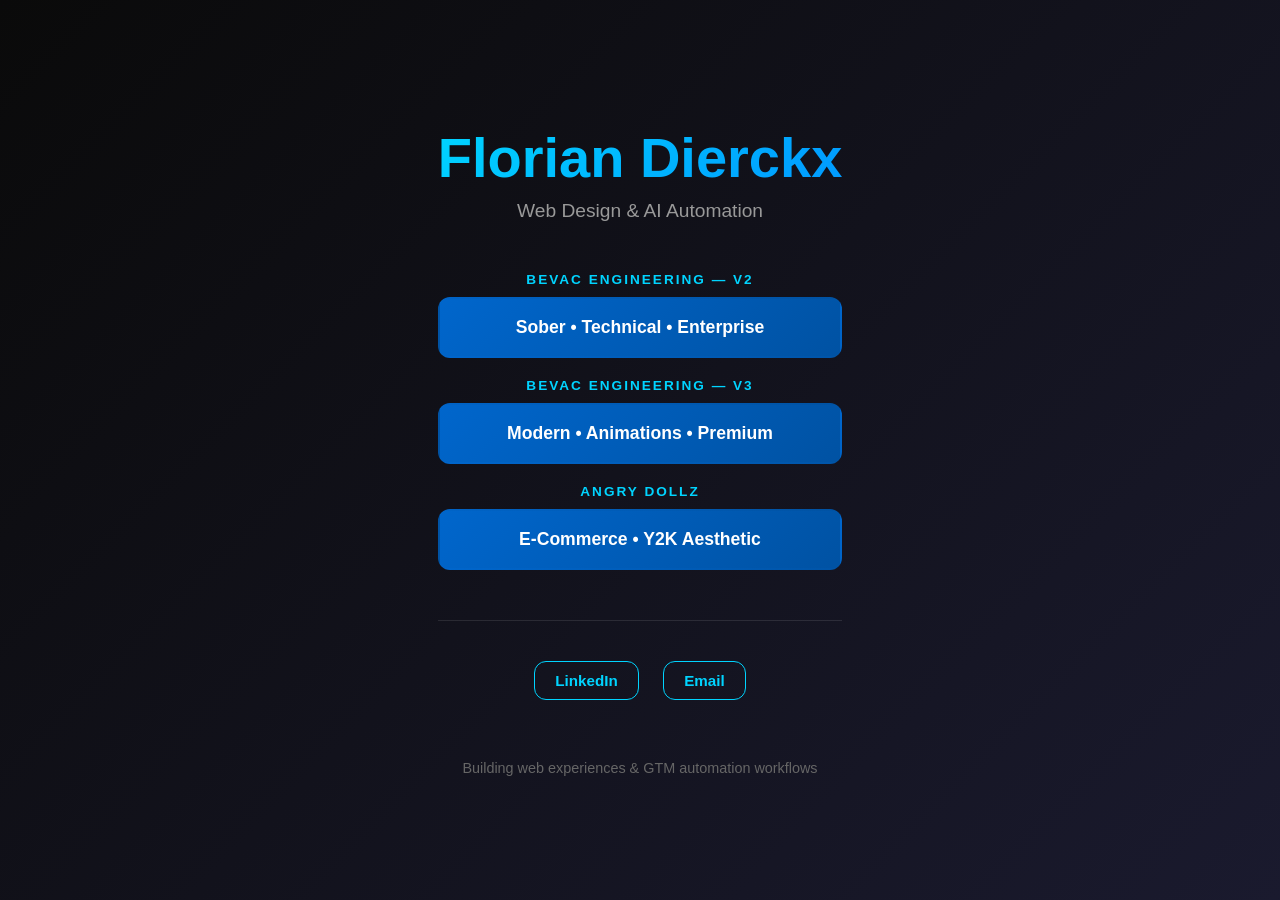
<file: index.html>
<!DOCTYPE html>
<html lang="en">
<head>
    <meta charset="UTF-8">
    <meta name="viewport" content="width=device-width, initial-scale=1.0">
    <title>Florian Dierckx — Web Portfolio</title>
    <style>
        * {
            margin: 0;
            padding: 0;
            box-sizing: border-box;
        }

        body {
            font-family: -apple-system, BlinkMacSystemFont, "Segoe UI", "Helvetica Neue", sans-serif;
            background: linear-gradient(135deg, #0a0a0a 0%, #1a1a2e 100%);
            color: #ffffff;
            min-height: 100vh;
            display: flex;
            align-items: center;
            justify-content: center;
            padding: 20px;
        }

        .container {
            max-width: 700px;
            text-align: center;
            animation: fadeIn 0.8s ease-out;
        }

        @keyframes fadeIn {
            from {
                opacity: 0;
                transform: translateY(20px);
            }
            to {
                opacity: 1;
                transform: translateY(0);
            }
        }

        h1 {
            font-size: 3.5rem;
            font-weight: 700;
            margin-bottom: 10px;
            background: linear-gradient(135deg, #00d4ff, #0099ff);
            -webkit-background-clip: text;
            -webkit-text-fill-color: transparent;
            background-clip: text;
        }

        .subtitle {
            font-size: 1.2rem;
            color: #999;
            margin-bottom: 50px;
            font-weight: 400;
        }

        .projects {
            display: grid;
            gap: 20px;
            margin-bottom: 50px;
        }

        .project {
            display: grid;
            gap: 10px;
        }

        .project-label {
            font-size: 0.85rem;
            text-transform: uppercase;
            letter-spacing: 2px;
            color: #00d4ff;
            font-weight: 600;
        }

        a {
            display: block;
            padding: 18px 30px;
            background: linear-gradient(135deg, #0066cc, #0052a3);
            color: white;
            text-decoration: none;
            border-radius: 12px;
            font-weight: 600;
            font-size: 1.1rem;
            transition: all 0.3s ease;
            border: 2px solid transparent;
            cursor: pointer;
        }

        a:hover {
            background: linear-gradient(135deg, #0052a3, #003d7a);
            transform: translateY(-3px);
            box-shadow: 0 10px 30px rgba(0, 102, 204, 0.3);
            border-color: #00d4ff;
        }

        .links {
            margin-top: 50px;
            padding-top: 40px;
            border-top: 1px solid rgba(255, 255, 255, 0.1);
        }

        .links a {
            display: inline-block;
            padding: 10px 20px;
            margin: 0 10px;
            background: transparent;
            border: 1px solid #00d4ff;
            color: #00d4ff;
            font-size: 0.95rem;
        }

        .links a:hover {
            background: rgba(0, 212, 255, 0.1);
            border-color: #00d4ff;
        }

        .footer {
            margin-top: 60px;
            font-size: 0.9rem;
            color: #666;
        }

        @media (max-width: 600px) {
            h1 {
                font-size: 2.5rem;
            }

            .subtitle {
                font-size: 1rem;
            }

            a {
                padding: 15px 25px;
                font-size: 1rem;
            }
        }
    </style>
</head>
<body>
    <div class="container">
        <h1>Florian Dierckx</h1>
        <p class="subtitle">Web Design & AI Automation</p>

        <div class="projects">
            <div class="project">
                <div class="project-label">BEVAC Engineering — V2</div>
                <a href="./bevac-v2/">Sober • Technical • Enterprise</a>
            </div>

            <div class="project">
                <div class="project-label">BEVAC Engineering — V3</div>
                <a href="./bevac-v3/">Modern • Animations • Premium</a>
            </div>

            <div class="project">
                <div class="project-label">Angry Dollz</div>
                <a href="./angry-dollz/">E-Commerce • Y2K Aesthetic</a>
            </div>
        </div>

        <div class="links">
            <a href="https://linkedin.com/in/florian-dierckx" target="_blank">LinkedIn</a>
            <a href="mailto:dierckx.florian@gmail.com">Email</a>
        </div>

        <div class="footer">
            <p>Building web experiences & GTM automation workflows</p>
        </div>
    </div>
</body>
</html>
</file>
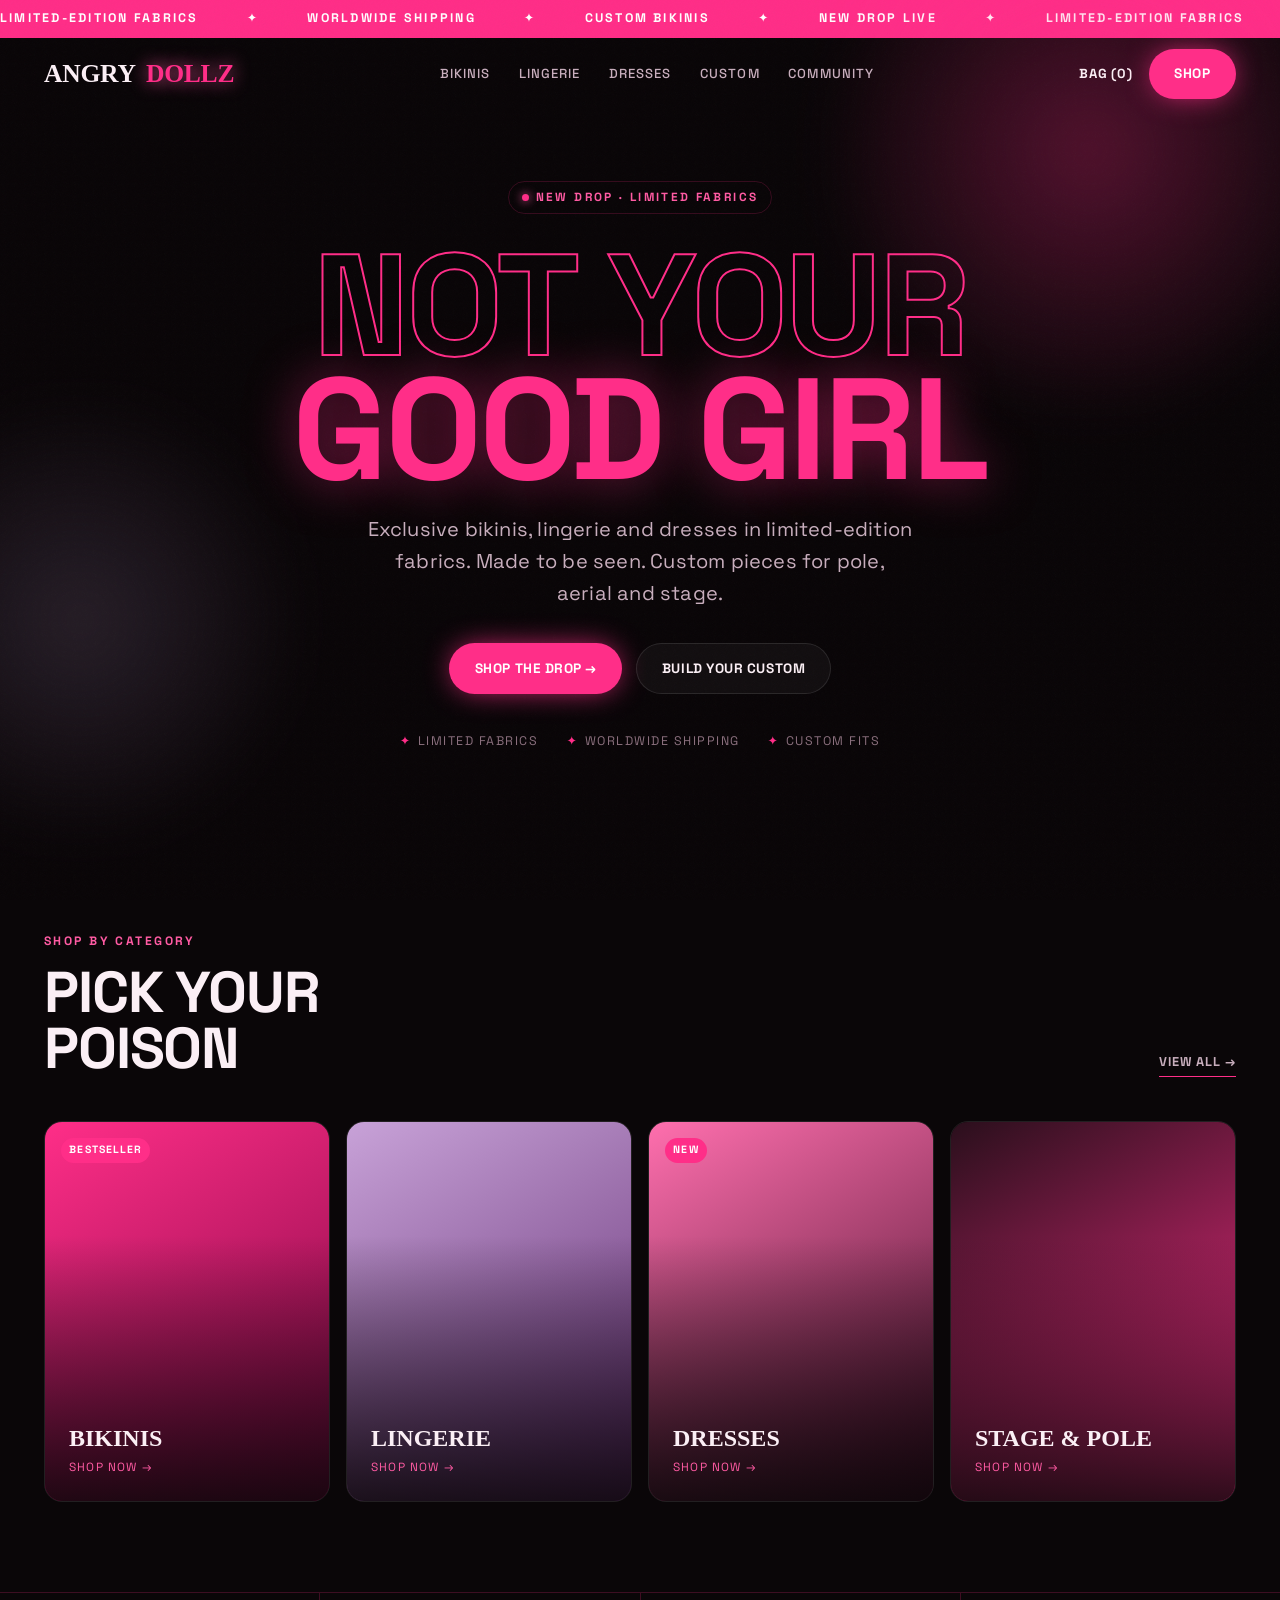
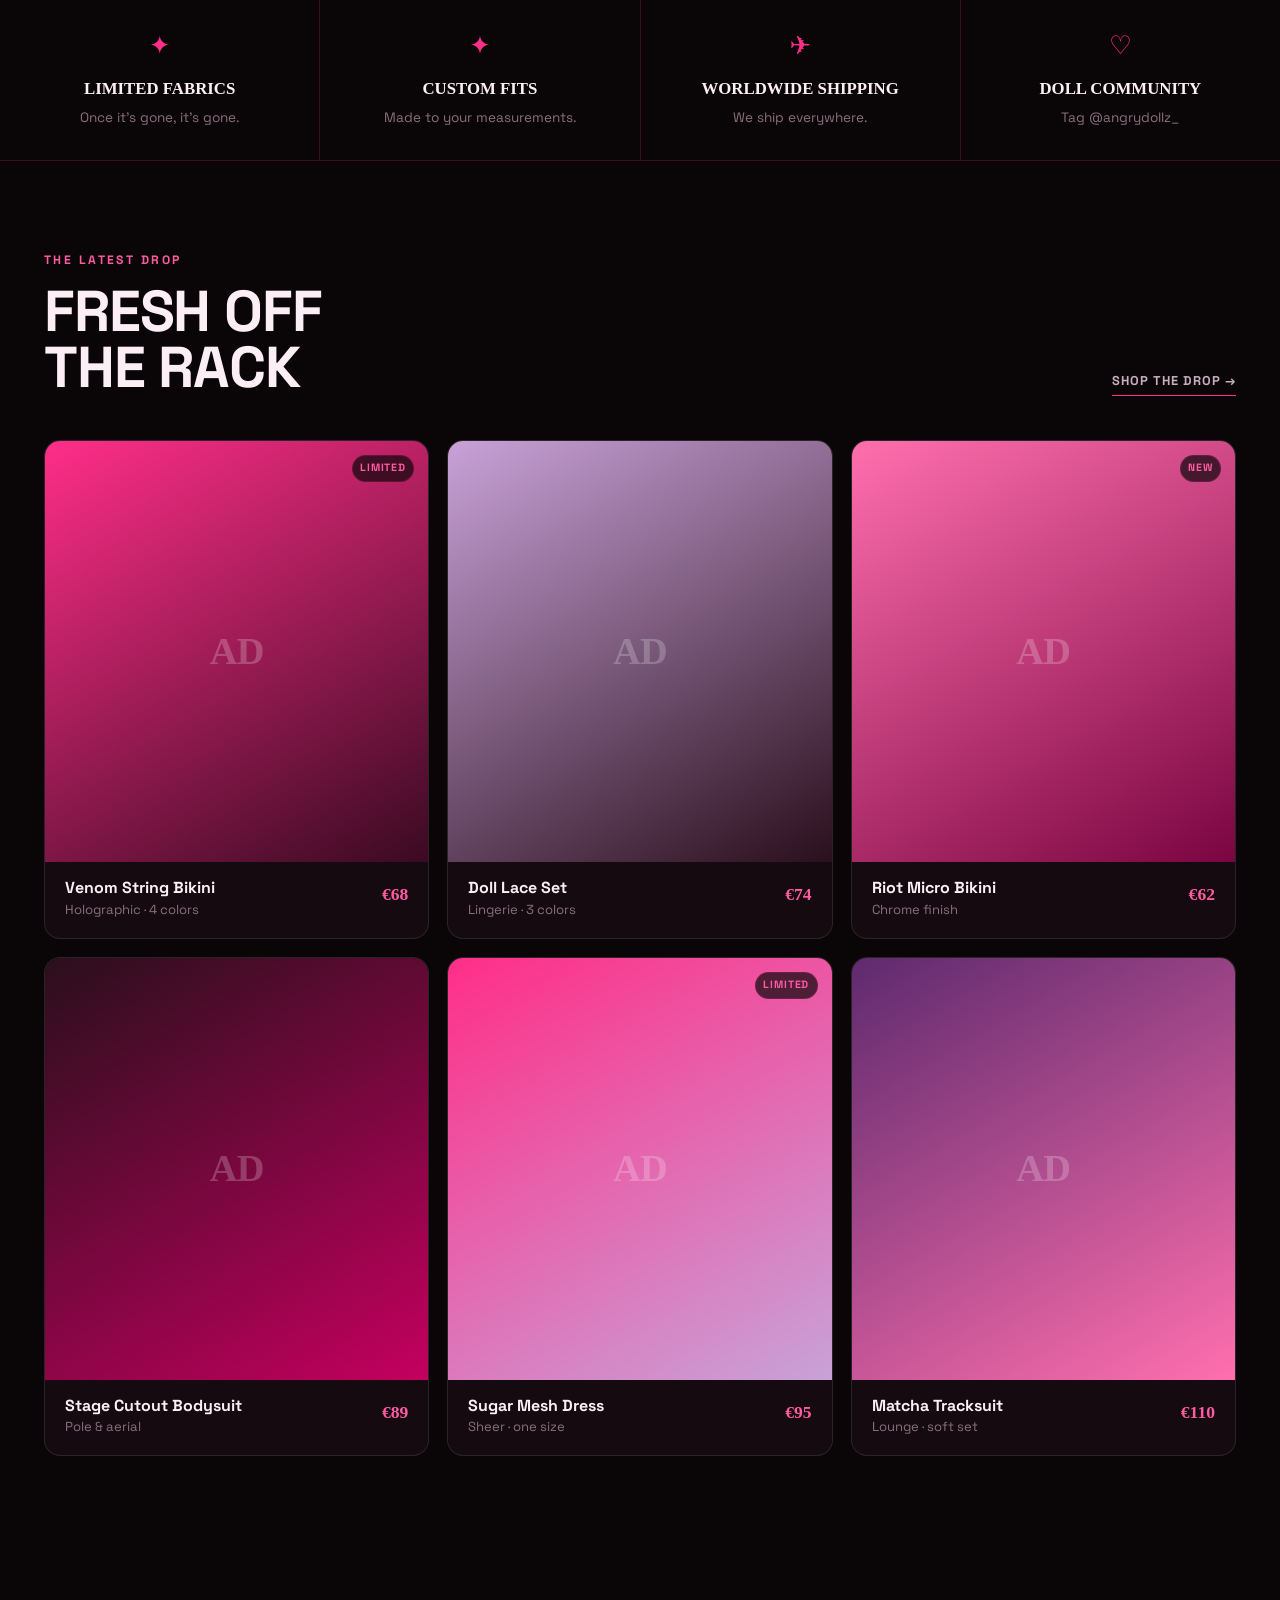
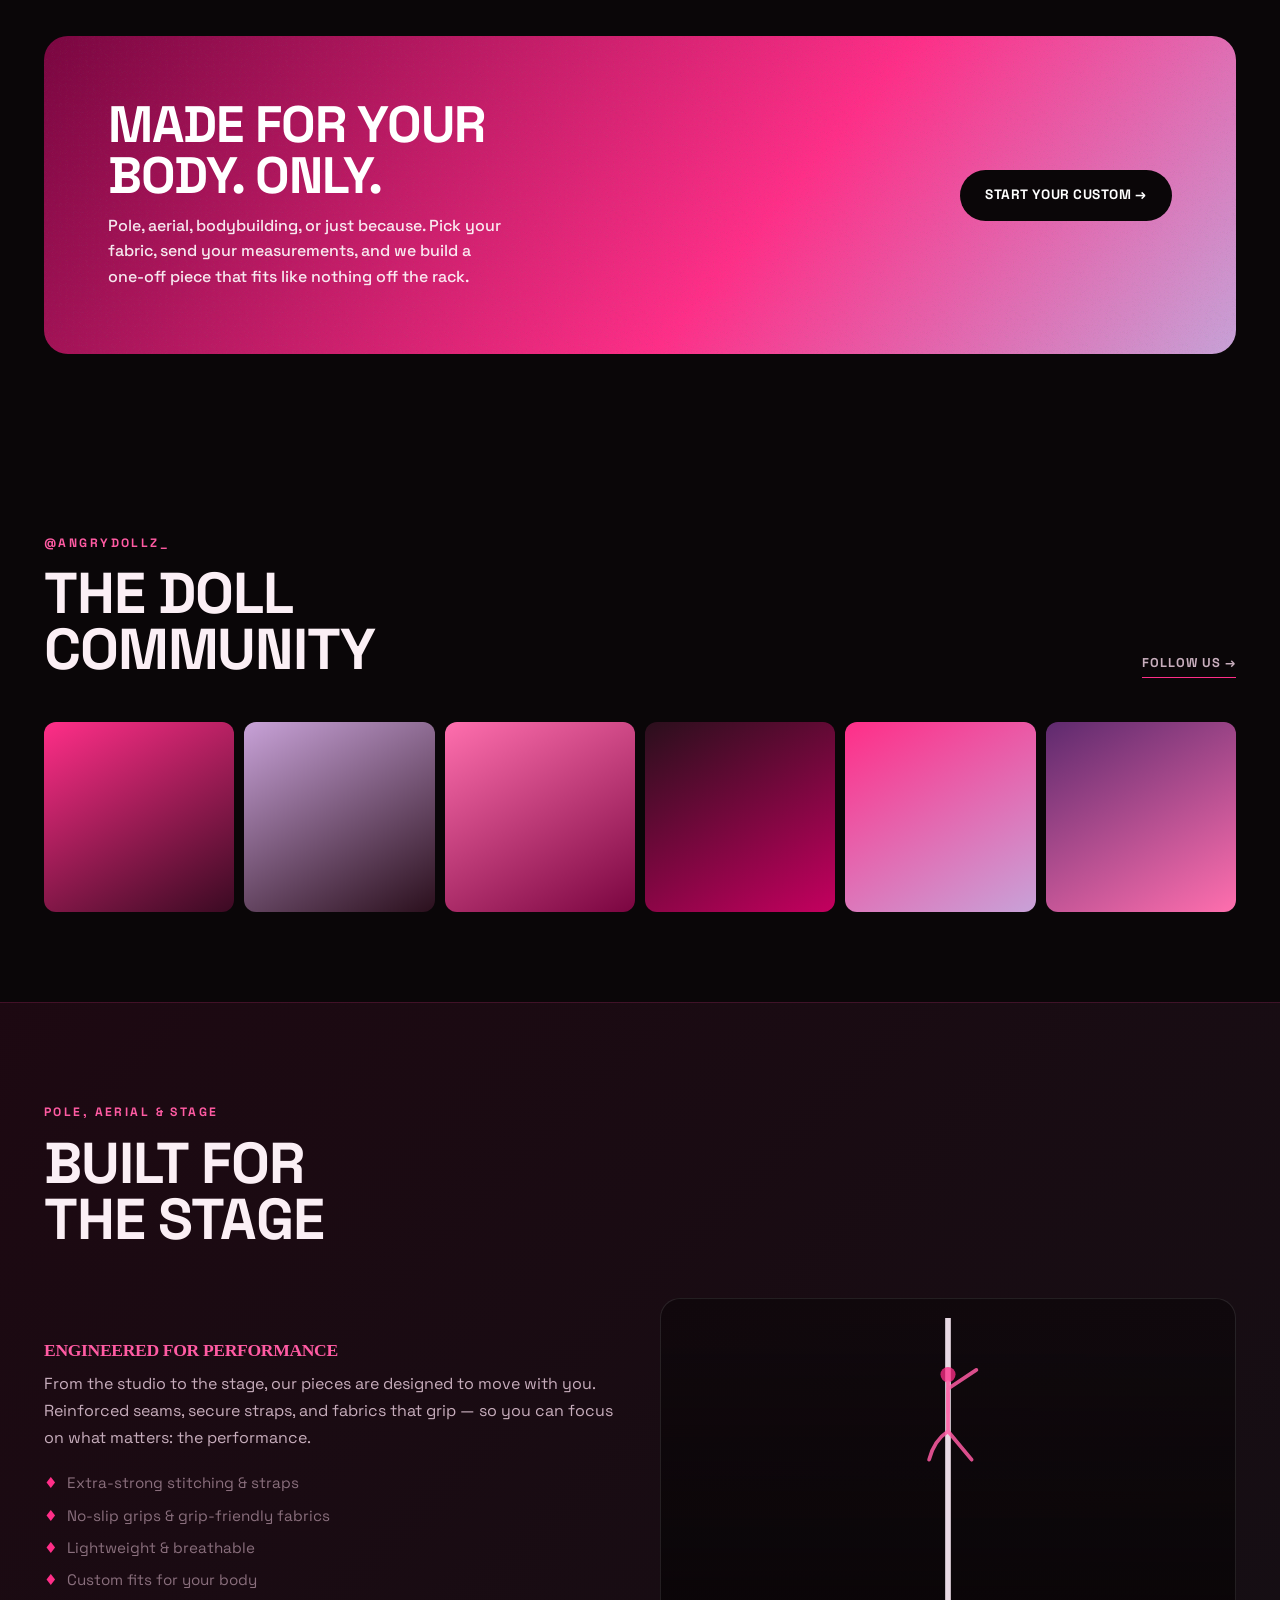
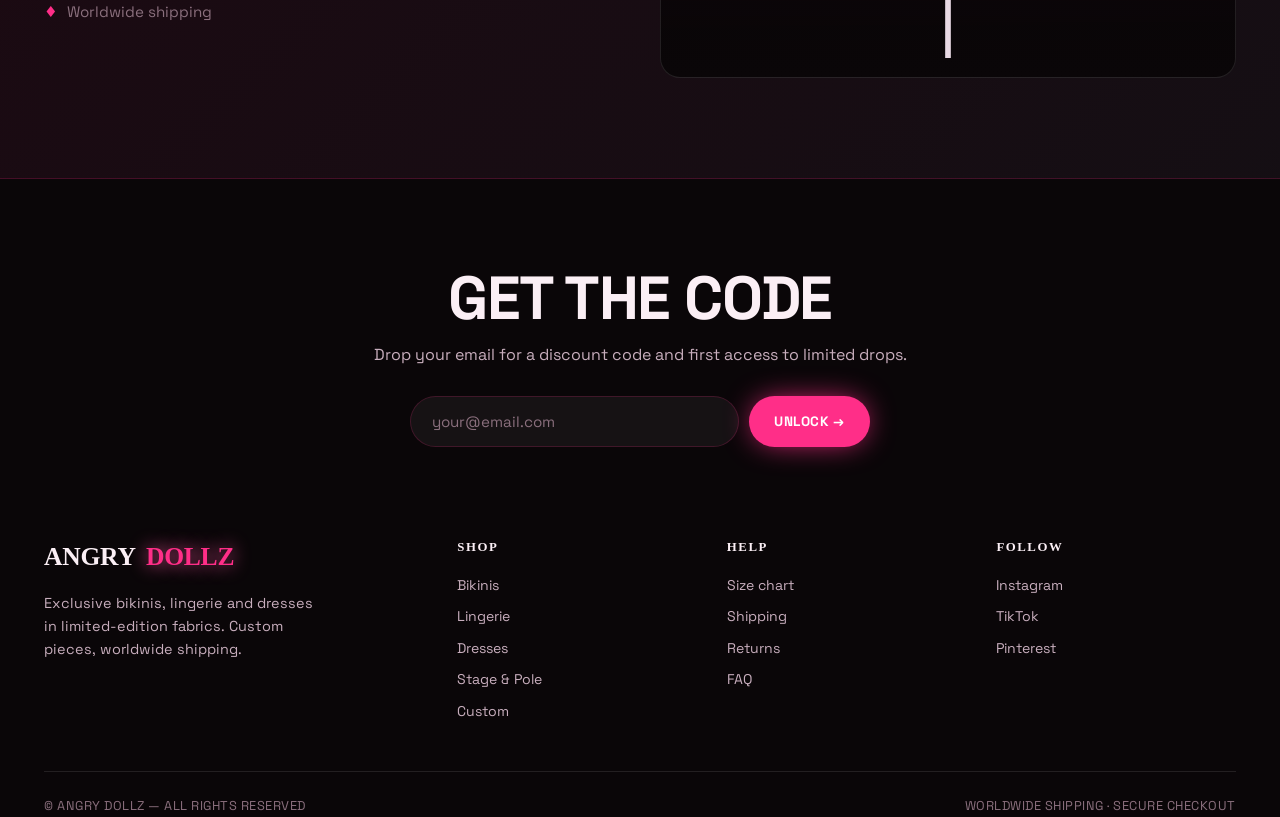
<file: angry-dollz/index.html>
<!DOCTYPE html>
<html lang="en">
<head>
<meta charset="UTF-8">
<meta name="viewport" content="width=device-width, initial-scale=1.0">
<title>Angry Dollz — Exclusive Bikinis, Lingerie & Limited-Edition Fabrics</title>
<meta name="description" content="Exclusive bikinis, lingerie and dresses. Limited-edition fabrics. Custom bikinis. Pole, aerial and bodybuilding outfits. Worldwide shipping.">
<link rel="preconnect" href="https://api.fontshare.com" crossorigin>
<link rel="preconnect" href="https://fonts.googleapis.com">
<link rel="preconnect" href="https://fonts.gstatic.com" crossorigin>
<link href="https://api.fontshare.com/v2/css?f[]=clash-display@600,700&display=swap" rel="stylesheet">
<link href="https://fonts.googleapis.com/css2?family=Space+Grotesk:wght@400;500;700&display=swap" rel="stylesheet">
<link rel="stylesheet" href="style.css">
</head>
<body>

<div class="bg-fx"><div class="blob b1"></div><div class="blob b2"></div><div class="noise"></div></div>

<!-- ticker -->
<div class="ticker"><div class="row">
  <span>Limited-edition fabrics</span><span>Worldwide shipping</span><span>Custom bikinis</span><span>New drop live</span>
  <span>Limited-edition fabrics</span><span>Worldwide shipping</span><span>Custom bikinis</span><span>New drop live</span>
</div></div>

<header id="hdr">
  <div class="wrap nav">
    <a class="logo" href="#">ANGRY<span class="x">DOLLZ</span></a>
    <nav class="nav-links">
      <a href="#shop">Bikinis</a>
      <a href="#shop">Lingerie</a>
      <a href="#shop">Dresses</a>
      <a href="#custom">Custom</a>
      <a href="#community">Community</a>
    </nav>
    <div class="nav-cta">
      <a href="#" class="cart">Bag (0)</a>
      <a href="#shop" class="btn btn-primary">Shop</a>
      <button class="burger" aria-label="Menu"><span></span><span></span><span></span></button>
    </div>
  </div>
</header>

<!-- HERO -->
<section class="hero">
  <div class="wrap">
    <span class="tag reveal in"><span class="dot"></span>New drop · limited fabrics</span>
    <h1 class="reveal in">
      <span class="stroke">Not your</span><br><span class="fill">good girl</span>
    </h1>
    <p class="sub reveal in" style="transition-delay:.1s">Exclusive bikinis, lingerie and dresses in limited-edition fabrics. Made to be seen. Custom pieces for pole, aerial and stage.</p>
    <div class="hero-cta reveal in" style="transition-delay:.18s">
      <a href="#shop" class="btn btn-primary">Shop the drop →</a>
      <a href="#custom" class="btn btn-ghost">Build your custom</a>
    </div>
    <div class="hero-strip reveal in" style="transition-delay:.26s">
      <span>Limited fabrics</span><span>Worldwide shipping</span><span>Custom fits</span>
    </div>
  </div>
</section>

<!-- CATEGORIES -->
<section class="block" id="shop">
  <div class="wrap">
    <div class="head reveal">
      <div><div class="ey">Shop by category</div><h2>Pick your<br>poison</h2></div>
      <a href="#" class="more">View all →</a>
    </div>
    <div class="cats">
      <div class="cat c1 reveal"><span class="badge">Bestseller</span><div><div class="c-name">Bikinis</div><div class="c-go">Shop now →</div></div></div>
      <div class="cat c2 reveal" style="transition-delay:.06s"><div><div class="c-name">Lingerie</div><div class="c-go">Shop now →</div></div></div>
      <div class="cat c3 reveal" style="transition-delay:.12s"><span class="badge">New</span><div><div class="c-name">Dresses</div><div class="c-go">Shop now →</div></div></div>
      <div class="cat c4 reveal" style="transition-delay:.18s"><div><div class="c-name">Stage & Pole</div><div class="c-go">Shop now →</div></div></div>
    </div>
  </div>
</section>

<!-- USP -->
<section class="usp">
  <div class="usp-grid">
    <div class="usp-cell reveal"><div class="ic">✦</div><h4>Limited Fabrics</h4><p>Once it's gone, it's gone.</p></div>
    <div class="usp-cell reveal" style="transition-delay:.06s"><div class="ic">✦</div><h4>Custom Fits</h4><p>Made to your measurements.</p></div>
    <div class="usp-cell reveal" style="transition-delay:.12s"><div class="ic">✈</div><h4>Worldwide Shipping</h4><p>We ship everywhere.</p></div>
    <div class="usp-cell reveal" style="transition-delay:.18s"><div class="ic">♡</div><h4>Doll Community</h4><p>Tag @angrydollz_</p></div>
  </div>
</section>

<!-- DROP -->
<section class="block">
  <div class="wrap">
    <div class="head reveal">
      <div><div class="ey">The latest drop</div><h2>Fresh off<br>the rack</h2></div>
      <a href="#" class="more">Shop the drop →</a>
    </div>
    <div class="drops">
      <div class="prod reveal"><div class="ph pg1"><span class="lbl">AD</span><span class="flag">Limited</span></div><div class="info"><div><h3>Venom String Bikini</h3><div class="meta">Holographic · 4 colors</div></div><div class="price">€68</div></div></div>
      <div class="prod reveal" style="transition-delay:.06s"><div class="ph pg2"><span class="lbl">AD</span></div><div class="info"><div><h3>Doll Lace Set</h3><div class="meta">Lingerie · 3 colors</div></div><div class="price">€74</div></div></div>
      <div class="prod reveal" style="transition-delay:.12s"><div class="ph pg3"><span class="lbl">AD</span><span class="flag">New</span></div><div class="info"><div><h3>Riot Micro Bikini</h3><div class="meta">Chrome finish</div></div><div class="price">€62</div></div></div>
      <div class="prod reveal"><div class="ph pg4"><span class="lbl">AD</span></div><div class="info"><div><h3>Stage Cutout Bodysuit</h3><div class="meta">Pole & aerial</div></div><div class="price">€89</div></div></div>
      <div class="prod reveal" style="transition-delay:.06s"><div class="ph pg5"><span class="lbl">AD</span><span class="flag">Limited</span></div><div class="info"><div><h3>Sugar Mesh Dress</h3><div class="meta">Sheer · one size</div></div><div class="price">€95</div></div></div>
      <div class="prod reveal" style="transition-delay:.12s"><div class="ph pg6"><span class="lbl">AD</span></div><div class="info"><div><h3>Matcha Tracksuit</h3><div class="meta">Lounge · soft set</div></div><div class="price">€110</div></div></div>
    </div>
  </div>
</section>

<!-- CUSTOM -->
<section class="block custom" id="custom">
  <div class="wrap">
    <div class="custom-in reveal">
      <div>
        <h2>Made for your<br>body. Only.</h2>
        <p>Pole, aerial, bodybuilding, or just because. Pick your fabric, send your measurements, and we build a one-off piece that fits like nothing off the rack.</p>
      </div>
      <div class="actions"><a href="#" class="btn btn-dark">Start your custom →</a></div>
    </div>
  </div>
</section>

<!-- COMMUNITY -->
<section class="block" id="community">
  <div class="wrap">
    <div class="head reveal">
      <div><div class="ey">@angrydollz_</div><h2>The doll<br>community</h2></div>
      <a href="#" class="more">Follow us →</a>
    </div>
    <div class="ig-grid">
      <div class="ig reveal pg1" style="--g:linear-gradient(150deg,#ff2e88,#3a0a22)"></div>
      <div class="ig reveal pg2" style="--g:linear-gradient(150deg,#c8a2d8,#2a0f1c);transition-delay:.04s"></div>
      <div class="ig reveal" style="--g:linear-gradient(150deg,#ff6fae,#7a0540);transition-delay:.08s"></div>
      <div class="ig reveal" style="--g:linear-gradient(150deg,#2a0f1c,#c4005f);transition-delay:.12s"></div>
      <div class="ig reveal" style="--g:linear-gradient(150deg,#ff2e88,#c8a2d8);transition-delay:.16s"></div>
      <div class="ig reveal" style="--g:linear-gradient(150deg,#5e2a6e,#ff6fae);transition-delay:.2s"></div>
    </div>
  </div>
</section>

<!-- POLE & AERIAL -->
<section class="pole-section">
  <div class="wrap">
    <div class="pole-head reveal">
      <div class="ey" style="font-size:.76rem;font-weight:700;letter-spacing:.2em;text-transform:uppercase;color:var(--pink-glow);margin-bottom:12px">Pole, Aerial & Stage</div>
      <h2 style="font-size:clamp(2.2rem,5vw,3.6rem);text-transform:uppercase">Built for<br>the stage</h2>
    </div>
    <div class="pole-grid">
      <div class="pole-text reveal">
        <h3>Engineered for performance</h3>
        <p>From the studio to the stage, our pieces are designed to move with you. Reinforced seams, secure straps, and fabrics that grip — so you can focus on what matters: the performance.</p>
        <ul>
          <li>Extra-strong stitching & straps</li>
          <li>No-slip grips & grip-friendly fabrics</li>
          <li>Lightweight & breathable</li>
          <li>Custom fits for your body</li>
          <li>Worldwide shipping</li>
        </ul>
      </div>
      <div class="pole-canvas reveal" style="transition-delay:.12s">
        <svg viewBox="0 0 200 400" xmlns="http://www.w3.org/2000/svg">
          <!-- Static pole bar -->
          <line x1="100" y1="20" x2="100" y2="380" class="pole-bar"/>
          
          <!-- Animated dancer -->
          <g class="dancer">
            <!-- Head -->
            <circle cx="100" cy="80" r="8" class="dancer-body"/>
            
            <!-- Body -->
            <line x1="100" y1="88" x2="100" y2="140" class="dancer-limb"/>
            
            <!-- Right arm (raised) -->
            <line x1="100" y1="95" x2="130" y2="75" class="dancer-limb"/>
            
            <!-- Left arm (on pole) -->
            <line x1="100" y1="100" x2="100" y2="120" class="dancer-limb" stroke="var(--pink)" stroke-width="5" opacity=".6"/>
            
            <!-- Right leg (extended) -->
            <line x1="100" y1="140" x2="125" y2="170" class="dancer-limb"/>
            
            <!-- Left leg (curved) -->
            <path d="M 100 140 Q 85 150 80 170" class="dancer-limb" fill="none"/>
          </g>
        </svg>
      </div>
    </div>
  </div>
</section>

<!-- NEWSLETTER -->
<section class="nl">
  <div class="wrap reveal">
    <h2>Get the code</h2>
    <p>Drop your email for a discount code and first access to limited drops.</p>
    <div class="form">
      <input type="email" placeholder="your@email.com" aria-label="Email">
      <button class="btn btn-primary" type="button">Unlock →</button>
    </div>
  </div>
</section>

<!-- FOOTER -->
<footer>
  <div class="wrap">
    <div class="foot">
      <div>
        <div class="logo">ANGRY<span class="x">DOLLZ</span></div>
        <p class="bio">Exclusive bikinis, lingerie and dresses in limited-edition fabrics. Custom pieces, worldwide shipping.</p>
      </div>
      <div><h5>Shop</h5><a href="#shop">Bikinis</a><a href="#shop">Lingerie</a><a href="#shop">Dresses</a><a href="#shop">Stage & Pole</a><a href="#custom">Custom</a></div>
      <div><h5>Help</h5><a href="#">Size chart</a><a href="#">Shipping</a><a href="#">Returns</a><a href="#">FAQ</a></div>
      <div><h5>Follow</h5><a href="#">Instagram</a><a href="#">TikTok</a><a href="#">Pinterest</a></div>
    </div>
    <div class="foot-bottom">
      <span>© Angry Dollz — All rights reserved</span>
      <span>Worldwide shipping · Secure checkout</span>
    </div>
  </div>
</footer>

<script src="script.js"></script>
</body>
</html>
</file>
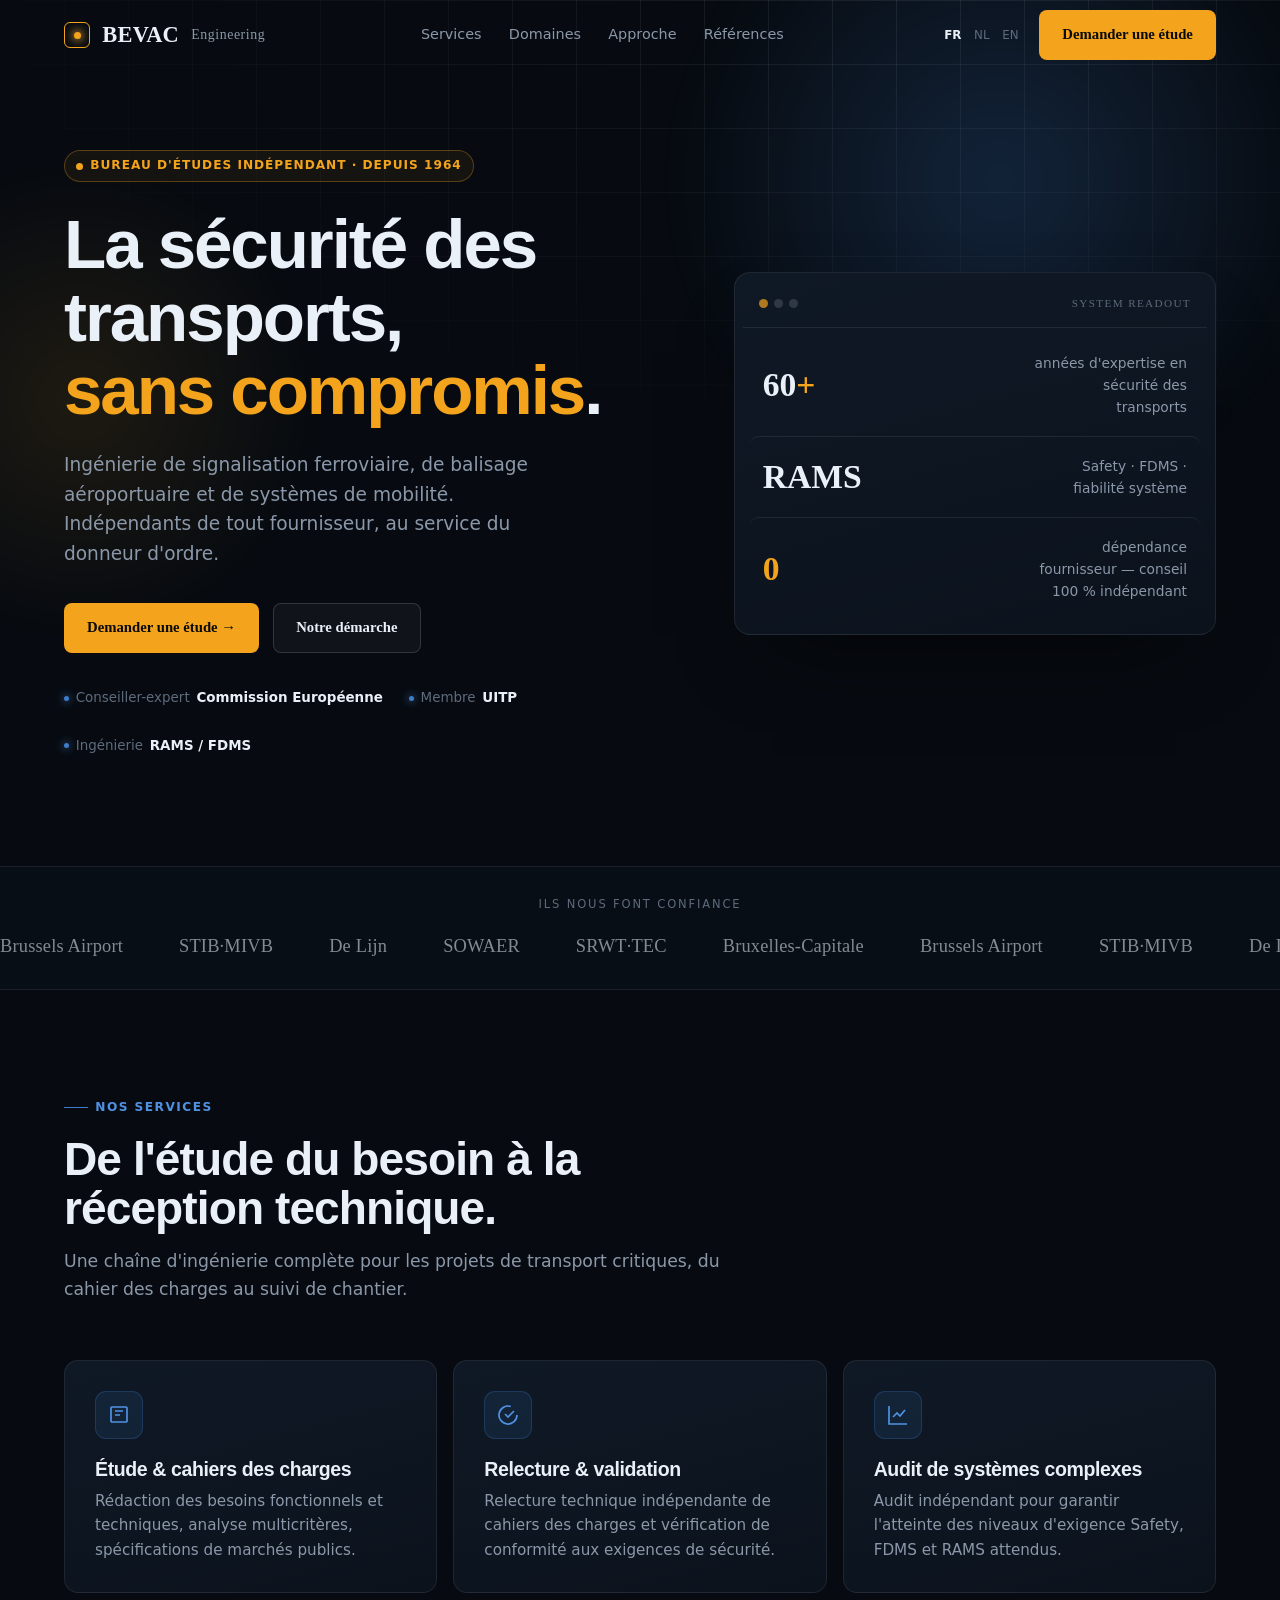
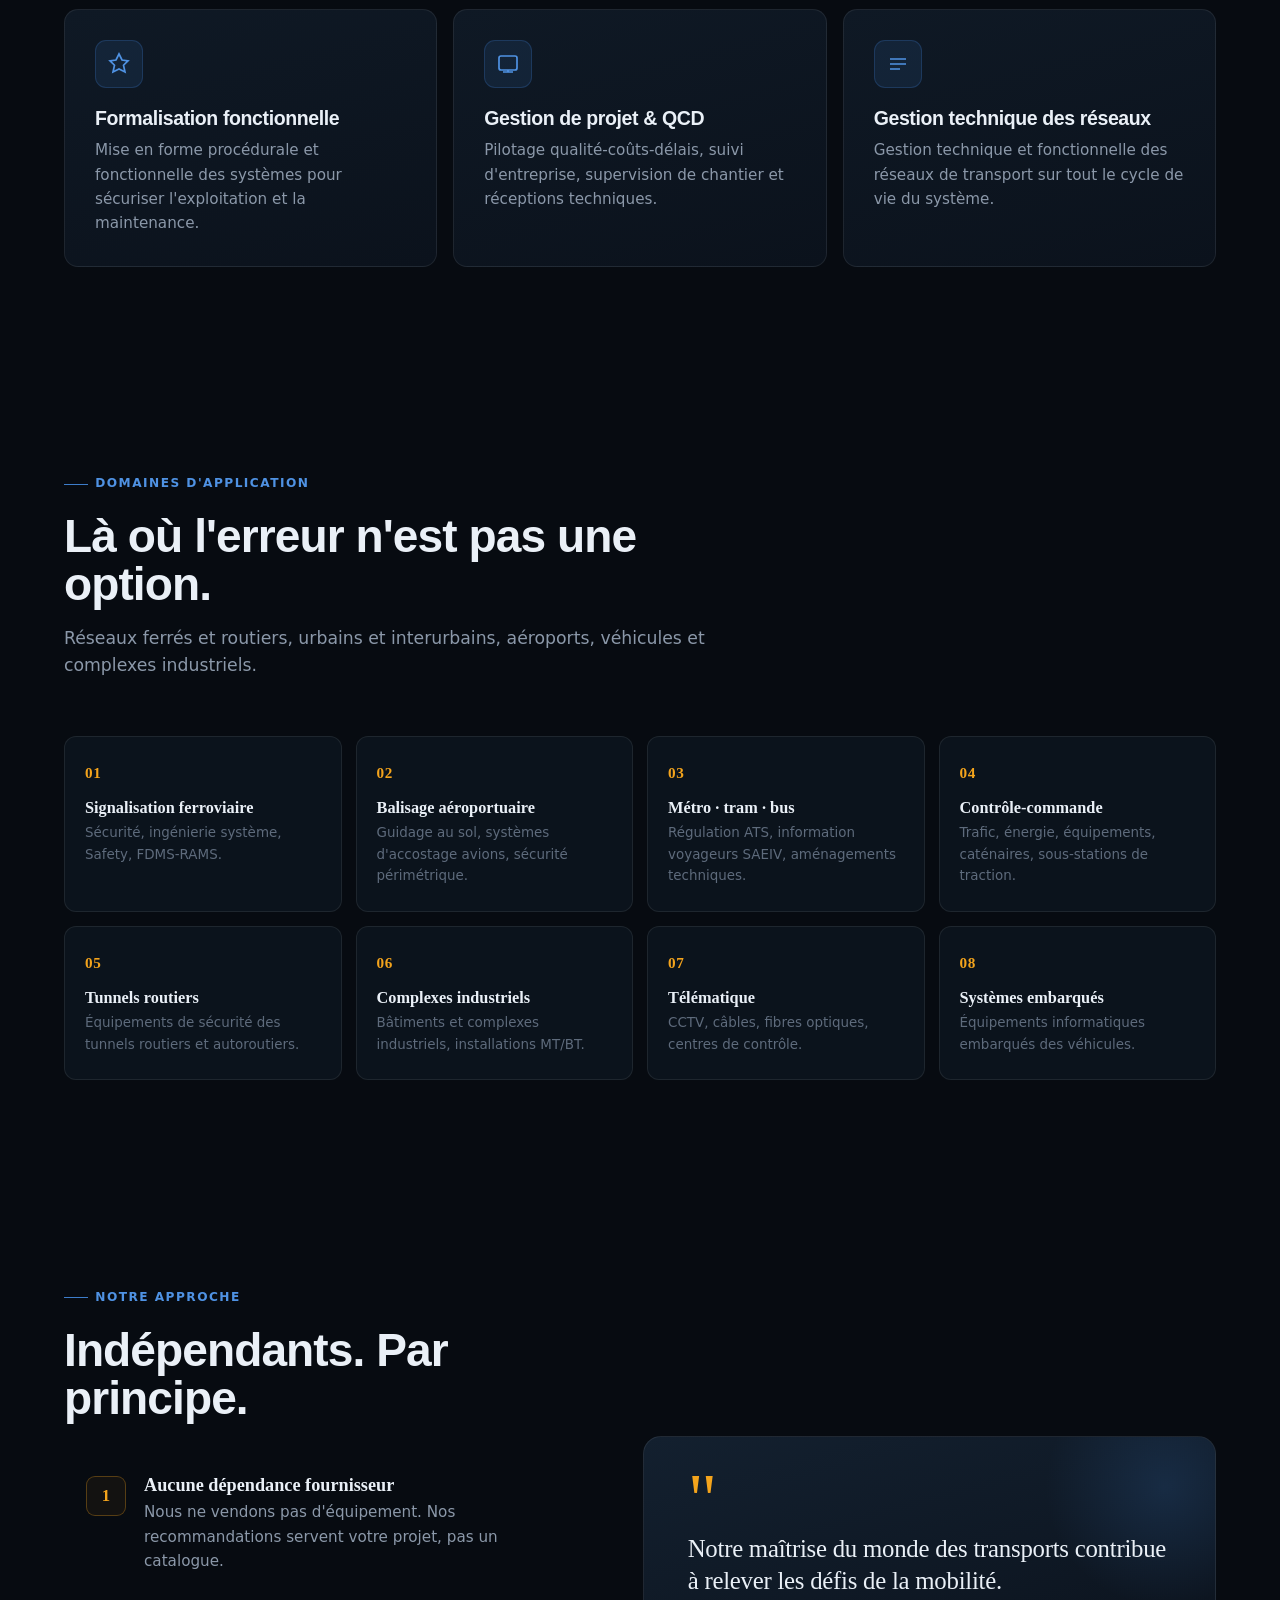
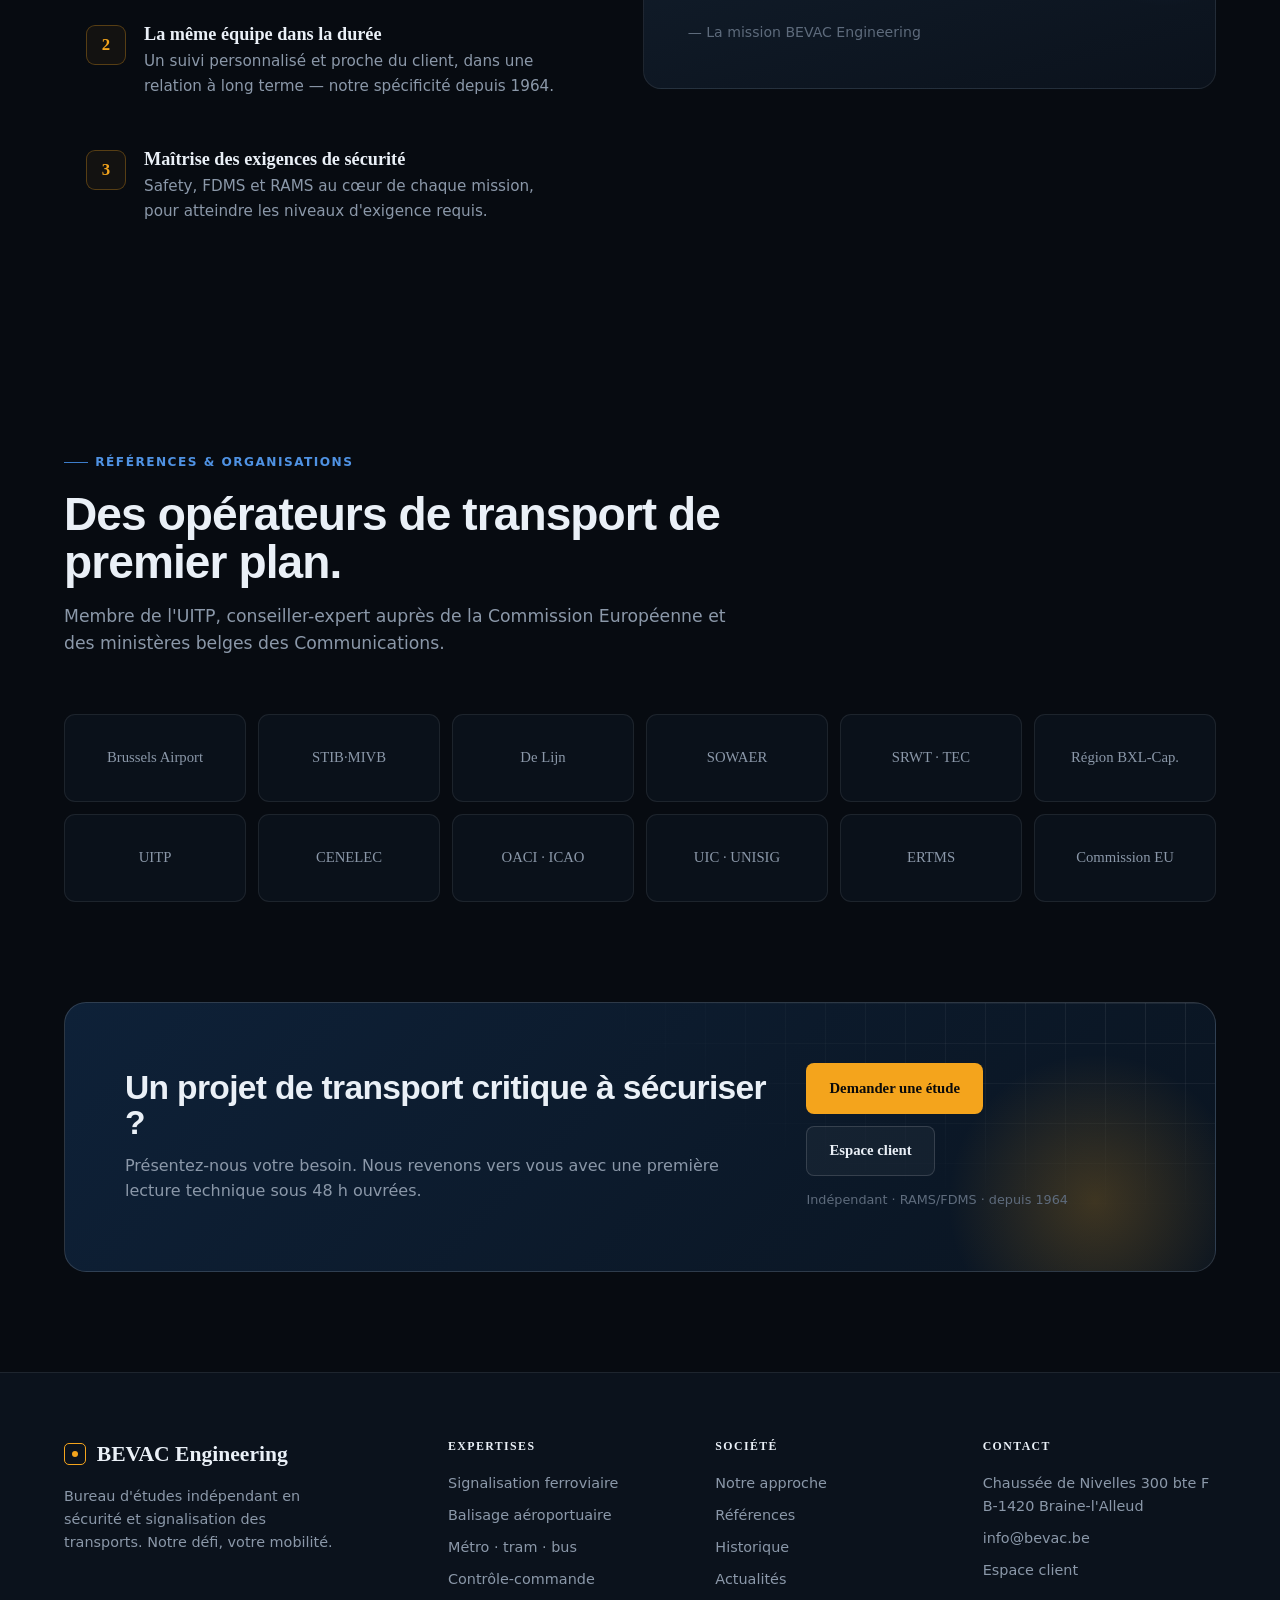
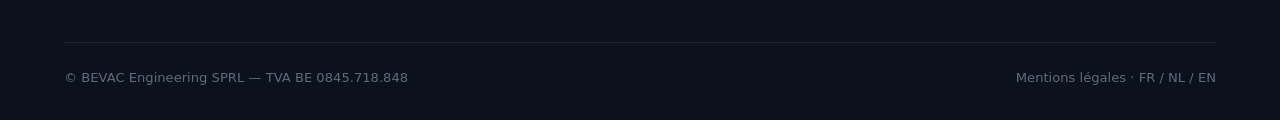
<file: bevac-v2/index.html>
<!DOCTYPE html>
<html lang="fr">
<head>
<meta charset="UTF-8">
<meta name="viewport" content="width=device-width, initial-scale=1.0">
<title>BEVAC Engineering — Ingénierie de sécurité et signalisation des transports</title>
<meta name="description" content="Bureau d'études indépendant en sécurité et signalisation ferroviaire, balisage aéroportuaire et systèmes de transport. Expertise RAMS/FDMS depuis 1964.">
<link rel="preconnect" href="https://api.fontshare.com" crossorigin>
<link href="https://api.fontshare.com/v2/css?f[]=clash-display@500,600,700&f[]=satoshi@400,500,700&display=swap" rel="stylesheet">
<link rel="stylesheet" href="style.css">
</head>
<body>

<div class="bg-fx">
  <div class="grid"></div>
  <div class="glow1"></div>
  <div class="glow2"></div>
</div>

<header id="hdr">
  <div class="wrap nav">
    <a class="logo" href="#"><span class="mark"></span>BEVAC <small>Engineering</small></a>
    <nav class="nav-links">
      <a href="#services">Services</a>
      <a href="#domaines">Domaines</a>
      <a href="#approche">Approche</a>
      <a href="#references">Références</a>
    </nav>
    <div class="nav-cta">
      <div class="lang"><a class="active">FR</a><a>NL</a><a>EN</a></div>
      <a href="#contact" class="btn btn-primary">Demander une étude</a>
      <button class="burger" aria-label="Menu"><span></span><span></span><span></span></button>
    </div>
  </div>
</header>

<!-- HERO -->
<section class="hero">
  <div class="wrap hero-inner">
    <div class="reveal in">
      <span class="badge"><span class="pulse"></span>Bureau d'études indépendant · depuis 1964</span>
      <h1>La sécurité des transports, <span class="hl">sans compromis</span>.</h1>
      <p class="lead">Ingénierie de signalisation ferroviaire, de balisage aéroportuaire et de systèmes de mobilité. Indépendants de tout fournisseur, au service du donneur d'ordre.</p>
      <div class="hero-cta">
        <a href="#contact" class="btn btn-primary">Demander une étude →</a>
        <a href="#approche" class="btn btn-ghost">Notre démarche</a>
      </div>
      <div class="hero-meta">
        <span>Conseiller-expert <b>Commission Européenne</b></span>
        <span>Membre <b>UITP</b></span>
        <span>Ingénierie <b>RAMS / FDMS</b></span>
      </div>
    </div>
    <div class="panel reveal in" style="transition-delay:.12s">
      <div class="panel-head">
        <div class="dots"><i></i><i></i><i></i></div>
        <div class="tag">System readout</div>
      </div>
      <div class="panel-body">
        <div class="readout"><span class="n">60<em>+</em></span><span class="l">années d'expertise en sécurité des transports</span></div>
        <div class="readout"><span class="n">RAMS</span><span class="l">Safety · FDMS · fiabilité système</span></div>
        <div class="readout"><span class="n"><em>0</em></span><span class="l">dépendance fournisseur — conseil 100 % indépendant</span></div>
      </div>
    </div>
  </div>
</section>

<!-- PROOF MARQUEE -->
<section class="proof">
  <div class="proof-label">Ils nous font confiance</div>
  <div class="marquee">
    <span>Brussels Airport</span><span>STIB·MIVB</span><span>De Lijn</span><span>SOWAER</span><span>SRWT·TEC</span><span>Bruxelles-Capitale</span>
    <span>Brussels Airport</span><span>STIB·MIVB</span><span>De Lijn</span><span>SOWAER</span><span>SRWT·TEC</span><span>Bruxelles-Capitale</span>
  </div>
</section>

<!-- SERVICES -->
<section class="block" id="services">
  <div class="wrap">
    <div class="section-head reveal">
      <span class="eyebrow">Nos services</span>
      <h2>De l'étude du besoin à la réception technique.</h2>
      <p>Une chaîne d'ingénierie complète pour les projets de transport critiques, du cahier des charges au suivi de chantier.</p>
    </div>
    <div class="bento">
      <div class="tile reveal">
        <div class="ico"><svg viewBox="0 0 24 24"><path d="M4 19V5a1 1 0 011-1h14a1 1 0 011 1v14"/><path d="M4 19h16"/><path d="M8 8h8M8 12h5"/></svg></div>
        <h3>Étude & cahiers des charges</h3><p>Rédaction des besoins fonctionnels et techniques, analyse multicritères, spécifications de marchés publics.</p>
      </div>
      <div class="tile reveal" style="transition-delay:.06s">
        <div class="ico"><svg viewBox="0 0 24 24"><path d="M9 11l3 3 6-6"/><path d="M21 12a9 9 0 11-6.2-8.5"/></svg></div>
        <h3>Relecture & validation</h3><p>Relecture technique indépendante de cahiers des charges et vérification de conformité aux exigences de sécurité.</p>
      </div>
      <div class="tile reveal" style="transition-delay:.12s">
        <div class="ico"><svg viewBox="0 0 24 24"><path d="M3 3v18h18"/><path d="M7 14l4-4 3 3 5-6"/></svg></div>
        <h3>Audit de systèmes complexes</h3><p>Audit indépendant pour garantir l'atteinte des niveaux d'exigence Safety, FDMS et RAMS attendus.</p>
      </div>
      <div class="tile reveal">
        <div class="ico"><svg viewBox="0 0 24 24"><path d="M12 2l3 6 6 .9-4.5 4.3L18 20l-6-3-6 3 1.5-6.8L3 8.9 9 8z"/></svg></div>
        <h3>Formalisation fonctionnelle</h3><p>Mise en forme procédurale et fonctionnelle des systèmes pour sécuriser l'exploitation et la maintenance.</p>
      </div>
      <div class="tile reveal" style="transition-delay:.06s">
        <div class="ico"><svg viewBox="0 0 24 24"><rect x="3" y="4" width="18" height="14" rx="2"/><path d="M7 20h10M12 18v2"/></svg></div>
        <h3>Gestion de projet & QCD</h3><p>Pilotage qualité-coûts-délais, suivi d'entreprise, supervision de chantier et réceptions techniques.</p>
      </div>
      <div class="tile reveal" style="transition-delay:.12s">
        <div class="ico"><svg viewBox="0 0 24 24"><path d="M4 7h16M4 12h16M4 17h10"/></svg></div>
        <h3>Gestion technique des réseaux</h3><p>Gestion technique et fonctionnelle des réseaux de transport sur tout le cycle de vie du système.</p>
      </div>
    </div>
  </div>
</section>

<!-- DOMAINS -->
<section class="block" id="domaines">
  <div class="wrap">
    <div class="section-head reveal">
      <span class="eyebrow">Domaines d'application</span>
      <h2>Là où l'erreur n'est pas une option.</h2>
      <p>Réseaux ferrés et routiers, urbains et interurbains, aéroports, véhicules et complexes industriels.</p>
    </div>
    <div class="dgrid">
      <div class="dcell reveal"><div class="k">01</div><h4>Signalisation ferroviaire</h4><p>Sécurité, ingénierie système, Safety, FDMS-RAMS.</p></div>
      <div class="dcell reveal" style="transition-delay:.05s"><div class="k">02</div><h4>Balisage aéroportuaire</h4><p>Guidage au sol, systèmes d'accostage avions, sécurité périmétrique.</p></div>
      <div class="dcell reveal" style="transition-delay:.1s"><div class="k">03</div><h4>Métro · tram · bus</h4><p>Régulation ATS, information voyageurs SAEIV, aménagements techniques.</p></div>
      <div class="dcell reveal" style="transition-delay:.15s"><div class="k">04</div><h4>Contrôle-commande</h4><p>Trafic, énergie, équipements, caténaires, sous-stations de traction.</p></div>
      <div class="dcell reveal"><div class="k">05</div><h4>Tunnels routiers</h4><p>Équipements de sécurité des tunnels routiers et autoroutiers.</p></div>
      <div class="dcell reveal" style="transition-delay:.05s"><div class="k">06</div><h4>Complexes industriels</h4><p>Bâtiments et complexes industriels, installations MT/BT.</p></div>
      <div class="dcell reveal" style="transition-delay:.1s"><div class="k">07</div><h4>Télématique</h4><p>CCTV, câbles, fibres optiques, centres de contrôle.</p></div>
      <div class="dcell reveal" style="transition-delay:.15s"><div class="k">08</div><h4>Systèmes embarqués</h4><p>Équipements informatiques embarqués des véhicules.</p></div>
    </div>
  </div>
</section>

<!-- APPROACH -->
<section class="block" id="approche">
  <div class="wrap why-inner">
    <div class="reveal">
      <div class="section-head" style="margin-bottom:32px">
        <span class="eyebrow">Notre approche</span>
        <h2>Indépendants. Par principe.</h2>
      </div>
      <div class="why-list">
        <div class="why-item"><div class="num">1</div><div><h4>Aucune dépendance fournisseur</h4><p>Nous ne vendons pas d'équipement. Nos recommandations servent votre projet, pas un catalogue.</p></div></div>
        <div class="why-item"><div class="num">2</div><div><h4>La même équipe dans la durée</h4><p>Un suivi personnalisé et proche du client, dans une relation à long terme — notre spécificité depuis 1964.</p></div></div>
        <div class="why-item"><div class="num">3</div><div><h4>Maîtrise des exigences de sécurité</h4><p>Safety, FDMS et RAMS au cœur de chaque mission, pour atteindre les niveaux d'exigence requis.</p></div></div>
      </div>
    </div>
    <div class="quote reveal" style="transition-delay:.1s">
      <div class="mk">"</div>
      <blockquote>Notre maîtrise du monde des transports contribue à relever les défis de la mobilité.</blockquote>
      <cite>— La mission BEVAC Engineering</cite>
    </div>
  </div>
</section>

<!-- REFERENCES -->
<section class="block" id="references">
  <div class="wrap">
    <div class="section-head reveal">
      <span class="eyebrow">Références & organisations</span>
      <h2>Des opérateurs de transport de premier plan.</h2>
      <p>Membre de l'UITP, conseiller-expert auprès de la Commission Européenne et des ministères belges des Communications.</p>
    </div>
    <div class="refgrid">
      <div class="ref reveal">Brussels Airport</div>
      <div class="ref reveal" style="transition-delay:.03s">STIB·MIVB</div>
      <div class="ref reveal" style="transition-delay:.06s">De Lijn</div>
      <div class="ref reveal" style="transition-delay:.09s">SOWAER</div>
      <div class="ref reveal" style="transition-delay:.12s">SRWT · TEC</div>
      <div class="ref reveal" style="transition-delay:.15s">Région BXL-Cap.</div>
      <div class="ref reveal">UITP</div>
      <div class="ref reveal" style="transition-delay:.03s">CENELEC</div>
      <div class="ref reveal" style="transition-delay:.06s">OACI · ICAO</div>
      <div class="ref reveal" style="transition-delay:.09s">UIC · UNISIG</div>
      <div class="ref reveal" style="transition-delay:.12s">ERTMS</div>
      <div class="ref reveal" style="transition-delay:.15s">Commission EU</div>
    </div>
  </div>
</section>

<!-- CTA -->
<section class="block" id="contact" style="padding-top:0">
  <div class="wrap">
    <div class="ctaband reveal">
      <div>
        <h2>Un projet de transport critique à sécuriser ?</h2>
        <p>Présentez-nous votre besoin. Nous revenons vers vous avec une première lecture technique sous 48 h ouvrées.</p>
      </div>
      <div class="actions">
        <a href="mailto:info@bevac.be" class="btn btn-primary">Demander une étude</a>
        <a href="http://cloud.bevac.be:8888/" class="btn btn-ghost">Espace client</a>
        <span class="trustline">Indépendant · RAMS/FDMS · depuis 1964</span>
      </div>
    </div>
  </div>
</section>

<!-- FOOTER -->
<footer>
  <div class="wrap">
    <div class="foot-grid">
      <div>
        <div class="foot-logo"><span class="mark"></span>BEVAC Engineering</div>
        <p style="color:var(--muted);max-width:30ch">Bureau d'études indépendant en sécurité et signalisation des transports. Notre défi, votre mobilité.</p>
      </div>
      <div>
        <h5>Expertises</h5>
        <a href="#domaines">Signalisation ferroviaire</a><a href="#domaines">Balisage aéroportuaire</a><a href="#domaines">Métro · tram · bus</a><a href="#domaines">Contrôle-commande</a>
      </div>
      <div>
        <h5>Société</h5>
        <a href="#approche">Notre approche</a><a href="#references">Références</a><a href="#">Historique</a><a href="#">Actualités</a>
      </div>
      <div>
        <h5>Contact</h5>
        <p>Chaussée de Nivelles 300 bte F<br>B-1420 Braine-l'Alleud</p>
        <a href="mailto:info@bevac.be">info@bevac.be</a><a href="http://cloud.bevac.be:8888/">Espace client</a>
      </div>
    </div>
    <div class="foot-bottom">
      <span>© BEVAC Engineering SPRL — TVA BE 0845.718.848</span>
      <span>Mentions légales · FR / NL / EN</span>
    </div>
  </div>
</footer>

<script src="script.js"></script>
</body>
</html>
</file>
<file: angry-dollz/style.css>
:root{
  --ink:#0a0608;            /* near-black */
  --ink-2:#140a10;
  --pink:#FF2E88;           /* hot pink */
  --pink-glow:#ff5ba3;
  --pink-deep:#c4005f;
  --chrome:#E8D9E4;
  --lilac:#C8A2D8;
  --cream:#FBEFF5;
  --txt:#FBEFF5;
  --muted:#C8AEBD;
  --muted-2:#8a6f7d;
  --line:rgba(255,46,136,.18);
  --line-2:rgba(255,255,255,.10);
}
*{margin:0;padding:0;box-sizing:border-box}
html{scroll-behavior:smooth}
body{font-family:'Space Grotesk',system-ui,sans-serif;background:var(--ink);color:var(--txt);line-height:1.6;-webkit-font-smoothing:antialiased;overflow-x:hidden}
h1,h2,h3,.disp{font-family:'Clash Display','Space Grotesk',sans-serif;font-weight:700;line-height:.98;letter-spacing:-.02em}
a{color:inherit;text-decoration:none}
.wrap{max-width:1240px;margin:0 auto;padding:0 24px}

/* buttons */
.btn{display:inline-flex;align-items:center;gap:.5em;font-family:'Space Grotesk';font-weight:700;font-size:.85rem;letter-spacing:.04em;text-transform:uppercase;padding:1em 1.8em;border-radius:100px;cursor:pointer;border:1px solid transparent;transition:.22s;position:relative;overflow:hidden}
.btn-primary{background:var(--pink);color:#fff;box-shadow:0 0 30px -6px var(--pink)}
.btn-primary:hover{background:var(--pink-glow);transform:translateY(-2px);box-shadow:0 0 44px -4px var(--pink-glow)}
.btn-primary::after{content:"";position:absolute;top:0;left:-120%;width:55%;height:100%;background:linear-gradient(100deg,transparent,rgba(255,255,255,.5),transparent);transform:skewX(-18deg);transition:.6s}
.btn-primary:hover::after{left:130%}
.btn-ghost{background:rgba(255,255,255,.04);border-color:var(--line-2);color:var(--txt)}
.btn-ghost:hover{border-color:var(--pink);color:var(--pink-glow)}

/* marquee top bar */
.ticker{background:var(--pink);color:#fff;overflow:hidden;font-weight:700;font-size:.78rem;letter-spacing:.18em;text-transform:uppercase;padding:9px 0}
.ticker .row{display:flex;gap:48px;white-space:nowrap;width:max-content;animation:tick 22s linear infinite}
.ticker .row span{display:flex;align-items:center;gap:48px}
.ticker .row span::after{content:"✦"}
@keyframes tick{to{transform:translateX(-50%)}}

/* header */
header{position:sticky;top:0;z-index:60;transition:.3s;border-bottom:1px solid transparent}
header.scrolled{background:rgba(10,6,8,.82);backdrop-filter:blur(14px);border-color:var(--line)}
.nav{display:flex;align-items:center;justify-content:space-between;height:72px}
.logo{font-family:'Clash Display';font-weight:700;font-size:1.6rem;letter-spacing:-.01em;display:flex;align-items:center;gap:.4em}
.logo .x{color:var(--pink);text-shadow:0 0 18px var(--pink-glow)}
.nav-links{display:flex;gap:1.8rem}
.nav-links a{font-size:.82rem;font-weight:500;letter-spacing:.08em;text-transform:uppercase;color:var(--muted);transition:.2s}
.nav-links a:hover{color:var(--pink-glow)}
.nav-cta{display:flex;align-items:center;gap:1rem}
.cart{position:relative;color:var(--txt);font-size:.82rem;font-weight:700;letter-spacing:.06em;text-transform:uppercase}
.burger{display:none;flex-direction:column;gap:5px;background:none;border:none;cursor:pointer}
.burger span{width:24px;height:2px;background:var(--txt);border-radius:2px}

/* bg fx */
.bg-fx{position:fixed;inset:0;z-index:0;pointer-events:none}
.bg-fx .blob{position:absolute;border-radius:50%;filter:blur(24px)}
.bg-fx .b1{top:-160px;right:-120px;width:620px;height:620px;background:radial-gradient(circle,rgba(255,46,136,.30),transparent 62%)}
.bg-fx .b2{top:40vh;left:-180px;width:520px;height:520px;background:radial-gradient(circle,rgba(200,162,216,.16),transparent 62%)}
.bg-fx .noise{position:absolute;inset:0;opacity:.04;background-image:url("data:image/svg+xml,%3Csvg xmlns='http://www.w3.org/2000/svg' width='120' height='120'%3E%3Cfilter id='n'%3E%3CfeTurbulence baseFrequency='.9'/%3E%3C/filter%3E%3Crect width='100%25' height='100%25' filter='url(%23n)'/%3E%3C/svg%3E")}

/* hero */
.hero{position:relative;z-index:2;padding:70px 0 90px;text-align:center}
.hero .tag{display:inline-flex;align-items:center;gap:.6em;font-size:.74rem;font-weight:700;letter-spacing:.2em;text-transform:uppercase;color:var(--pink-glow);border:1px solid var(--line);border-radius:100px;padding:.5em 1.1em;margin-bottom:30px}
.hero .tag .dot{width:7px;height:7px;border-radius:50%;background:var(--pink);box-shadow:0 0 10px var(--pink-glow);animation:blink 1.6s infinite}
@keyframes blink{50%{opacity:.3}}
.hero h1{font-size:clamp(3.4rem,12vw,9rem);line-height:.86;margin-bottom:8px;text-transform:uppercase}
.hero h1 .stroke{-webkit-text-stroke:2px var(--pink);color:transparent;text-stroke:2px var(--pink)}
.hero h1 .fill{color:var(--pink);text-shadow:0 0 50px rgba(255,46,136,.5)}
.hero .sub{font-size:clamp(1rem,2vw,1.25rem);color:var(--muted);max-width:42ch;margin:22px auto 34px;letter-spacing:.01em}
.hero-cta{display:flex;gap:14px;justify-content:center;flex-wrap:wrap}
.hero-strip{display:flex;gap:28px;justify-content:center;flex-wrap:wrap;margin-top:38px;font-size:.78rem;letter-spacing:.12em;text-transform:uppercase;color:var(--muted-2)}
.hero-strip span{display:flex;align-items:center;gap:.5em}
.hero-strip span::before{content:"✦";color:var(--pink)}

/* reveal */
.js-anim .reveal{opacity:0;transform:translateY(22px);transition:opacity .7s cubic-bezier(.2,.7,.2,1),transform .7s cubic-bezier(.2,.7,.2,1)}
.js-anim .reveal.in{opacity:1;transform:none}
@media(prefers-reduced-motion:reduce){.js-anim .reveal{opacity:1;transform:none;transition:none}}

/* section */
section.block{position:relative;z-index:2;padding:90px 0}
.head{display:flex;align-items:flex-end;justify-content:space-between;margin-bottom:44px;gap:20px;flex-wrap:wrap}
.head .ey{font-size:.76rem;font-weight:700;letter-spacing:.2em;text-transform:uppercase;color:var(--pink-glow);margin-bottom:12px}
.head h2{font-size:clamp(2.2rem,5vw,3.6rem);text-transform:uppercase}
.head a.more{font-size:.8rem;font-weight:700;letter-spacing:.08em;text-transform:uppercase;color:var(--muted);border-bottom:1px solid var(--pink);padding-bottom:3px}
.head a.more:hover{color:var(--pink-glow)}

/* category cards */
.cats{display:grid;grid-template-columns:repeat(4,1fr);gap:16px}
.cat{position:relative;border-radius:18px;overflow:hidden;aspect-ratio:3/4;border:1px solid var(--line-2);display:flex;align-items:flex-end;padding:24px;transition:.3s;isolation:isolate}
.cat::before{content:"";position:absolute;inset:0;z-index:-2;background:var(--grad)}
.cat::after{content:"";position:absolute;inset:0;z-index:-1;background:linear-gradient(180deg,transparent 30%,rgba(10,6,8,.85))}
.cat:hover{transform:translateY(-6px);border-color:var(--pink)}
.cat .c-name{font-family:'Clash Display';font-weight:700;font-size:1.5rem;text-transform:uppercase;line-height:1}
.cat .c-go{font-size:.74rem;letter-spacing:.1em;text-transform:uppercase;color:var(--pink-glow);margin-top:8px;display:flex;align-items:center;gap:.4em}
.cat .badge{position:absolute;top:16px;left:16px;font-size:.66rem;font-weight:700;letter-spacing:.1em;text-transform:uppercase;background:var(--pink);color:#fff;padding:.4em .8em;border-radius:100px}
.c1{--grad:linear-gradient(150deg,#ff2e88,#7a0540)}
.c2{--grad:linear-gradient(150deg,#c8a2d8,#5e2a6e)}
.c3{--grad:linear-gradient(150deg,#ff6fae,#3a0a22)}
.c4{--grad:linear-gradient(150deg,#2a0f1c,#ff2e88)}

/* USP strip */
.usp{border-block:1px solid var(--line);background:rgba(255,46,136,.03)}
.usp-grid{display:grid;grid-template-columns:repeat(4,1fr);gap:1px;background:var(--line)}
.usp-cell{background:var(--ink);padding:32px 24px;text-align:center}
.usp-cell .ic{font-size:1.6rem;color:var(--pink);margin-bottom:10px}
.usp-cell h4{font-family:'Clash Display';font-size:1.05rem;text-transform:uppercase;margin-bottom:4px}
.usp-cell p{color:var(--muted-2);font-size:.85rem}

/* product drop */
.drops{display:grid;grid-template-columns:repeat(3,1fr);gap:18px}
.prod{border:1px solid var(--line-2);border-radius:16px;overflow:hidden;transition:.28s;background:var(--ink-2)}
.prod:hover{transform:translateY(-5px);border-color:var(--pink)}
.prod .ph{aspect-ratio:1/1.1;background:var(--g);position:relative;display:flex;align-items:center;justify-content:center}
.prod .ph .lbl{font-family:'Clash Display';font-weight:700;font-size:2.4rem;color:rgba(255,255,255,.22);text-transform:uppercase;letter-spacing:-.02em}
.prod .ph .flag{position:absolute;top:14px;right:14px;font-size:.66rem;font-weight:700;letter-spacing:.08em;text-transform:uppercase;background:rgba(10,6,8,.7);backdrop-filter:blur(6px);border:1px solid var(--line);color:var(--pink-glow);padding:.4em .7em;border-radius:100px}
.prod .info{padding:18px 20px;display:flex;justify-content:space-between;align-items:flex-start;gap:10px}
.prod .info h3{font-family:'Space Grotesk';font-weight:700;font-size:1rem;letter-spacing:0;text-transform:none}
.prod .info .meta{color:var(--muted-2);font-size:.82rem;margin-top:3px}
.prod .info .price{font-family:'Clash Display';font-weight:600;color:var(--pink-glow);font-size:1.1rem;white-space:nowrap}
.pg1{--g:linear-gradient(150deg,#ff2e88,#3a0a22)}
.pg2{--g:linear-gradient(150deg,#c8a2d8,#2a0f1c)}
.pg3{--g:linear-gradient(150deg,#ff6fae,#7a0540)}
.pg4{--g:linear-gradient(150deg,#2a0f1c,#c4005f)}
.pg5{--g:linear-gradient(150deg,#ff2e88,#c8a2d8)}
.pg6{--g:linear-gradient(150deg,#5e2a6e,#ff6fae)}

/* custom banner */
.custom{position:relative;z-index:2}
.custom-in{position:relative;border-radius:24px;overflow:hidden;padding:64px;background:linear-gradient(130deg,#7a0540,#ff2e88 60%,#c8a2d8);display:grid;grid-template-columns:1.4fr .6fr;gap:30px;align-items:center}
.custom-in::after{content:"";position:absolute;inset:0;opacity:.12;background-image:url("data:image/svg+xml,%3Csvg xmlns='http://www.w3.org/2000/svg' width='100' height='100'%3E%3Cfilter id='n'%3E%3CfeTurbulence baseFrequency='.85'/%3E%3C/filter%3E%3Crect width='100%25' height='100%25' filter='url(%23n)'/%3E%3C/svg%3E")}
.custom-in>*{position:relative;z-index:2}
.custom-in h2{font-size:clamp(2rem,4.4vw,3.2rem);text-transform:uppercase;color:#fff;margin-bottom:12px}
.custom-in p{color:rgba(255,255,255,.9);max-width:40ch;font-weight:500}
.custom-in .actions{display:flex;justify-content:flex-end}
.btn-dark{background:var(--ink);color:#fff}
.btn-dark:hover{background:#000;transform:translateY(-2px)}

/* community / IG */
.ig-grid{display:grid;grid-template-columns:repeat(6,1fr);gap:10px}
.ig{aspect-ratio:1;border-radius:12px;background:var(--g);position:relative;overflow:hidden;transition:.25s;cursor:pointer}
.ig:hover{transform:scale(1.04)}
.ig::after{content:"♡";position:absolute;inset:0;display:flex;align-items:center;justify-content:center;color:#fff;opacity:0;transition:.25s;font-size:1.4rem;background:rgba(255,46,136,.4)}
.ig:hover::after{opacity:1}

/* newsletter */
.nl{position:relative;z-index:2;text-align:center;padding:90px 0}
.nl h2{font-size:clamp(2.2rem,5vw,3.8rem);text-transform:uppercase;margin-bottom:14px}
.nl p{color:var(--muted);margin-bottom:28px}
.nl .form{display:flex;gap:10px;max-width:460px;margin:0 auto;flex-wrap:wrap;justify-content:center}
.nl input{flex:1;min-width:220px;background:rgba(255,255,255,.05);border:1px solid var(--line);border-radius:100px;padding:1em 1.4em;color:var(--txt);font-family:'Space Grotesk';font-size:.95rem}
.nl input::placeholder{color:var(--muted-2)}
.nl input:focus{outline:none;border-color:var(--pink)}

/* pole dance animation */
.pole-section{position:relative;z-index:2;padding:100px 0;background:linear-gradient(135deg,rgba(255,46,136,.08),rgba(200,162,216,.06));border-block:1px solid var(--line)}
.pole-head{margin-bottom:50px}
.pole-grid{display:grid;grid-template-columns:1fr 1fr;gap:40px;align-items:center}
.pole-text h3{font-family:'Clash Display';font-size:1.1rem;text-transform:uppercase;margin-bottom:10px;color:var(--pink-glow)}
.pole-text p{color:var(--muted);margin-bottom:14px;line-height:1.7}
.pole-text ul{list-style:none;margin-top:20px}
.pole-text li{font-size:.95rem;color:var(--muted-2);margin-bottom:8px;display:flex;gap:.6em}
.pole-text li::before{content:"♦";color:var(--pink);min-width:12px}

/* pole animation canvas */
.pole-canvas{position:relative;height:380px;background:linear-gradient(180deg,rgba(10,6,8,.5),var(--ink));border:1px solid var(--line-2);border-radius:20px;overflow:hidden;display:flex;align-items:center;justify-content:center}
.pole-canvas svg{width:100%;height:100%;max-width:280px}

/* pole dancer svg animation */
.dancer{opacity:.85}
.pole-bar{stroke:var(--chrome);stroke-width:6;fill:none}
.dancer-body{fill:var(--pink);opacity:.9}
.dancer-limb{stroke:var(--pink-glow);stroke-width:4;fill:none;stroke-linecap:round}

@keyframes poleSpinUp{
  0%{transform:translateY(60px) rotateZ(0deg);opacity:.3}
  30%{transform:translateY(-20px) rotateZ(180deg);opacity:1}
  50%{transform:translateY(-80px) rotateZ(360deg);opacity:1}
  70%{transform:translateY(-40px) rotateZ(540deg);opacity:1}
  100%{transform:translateY(60px) rotateZ(720deg);opacity:.3}
}

.pole-canvas .dancer{animation:poleSpinUp 4s cubic-bezier(.25,.46,.45,.94) infinite}

@media(max-width:920px){
  .pole-grid{grid-template-columns:1fr;gap:30px}
  .pole-canvas{height:320px}
}

.foot{display:grid;grid-template-columns:1.6fr 1fr 1fr 1fr;gap:30px;padding-bottom:40px;border-bottom:1px solid var(--line-2)}
.foot .logo{margin-bottom:14px}
.foot p.bio{color:var(--muted);font-size:.9rem;max-width:30ch}
.foot h5{font-family:'Clash Display';font-size:.8rem;letter-spacing:.12em;text-transform:uppercase;margin-bottom:16px}
.foot a{display:block;font-size:.88rem;color:var(--muted);margin-bottom:9px;transition:.2s}
.foot a:hover{color:var(--pink-glow)}
.foot-bottom{display:flex;justify-content:space-between;padding-top:24px;font-size:.8rem;color:var(--muted-2);flex-wrap:wrap;gap:10px;letter-spacing:.04em;text-transform:uppercase}

@media(max-width:920px){
  .cats{grid-template-columns:1fr 1fr}
  .usp-grid{grid-template-columns:1fr 1fr}
  .drops{grid-template-columns:1fr 1fr}
  .ig-grid{grid-template-columns:repeat(4,1fr)}
  .custom-in{grid-template-columns:1fr;padding:42px}.custom-in .actions{justify-content:flex-start}
  .foot{grid-template-columns:1fr 1fr}
  .nav-links{display:none}.burger{display:flex}
}
@media(max-width:520px){
  .cats,.drops,.usp-grid{grid-template-columns:1fr}
  .ig-grid{grid-template-columns:repeat(3,1fr)}
  .hero-cta{flex-direction:column;align-items:stretch}.btn{justify-content:center}
}
</file>
<file: bevac-v2/style.css>
:root{
  --bg:#070B11;            /* near-black technical */
  --bg-2:#0B121C;
  --panel:#0F1925;
  --panel-2:#13202F;
  --line:rgba(255,255,255,.08);
  --line-2:rgba(255,255,255,.14);
  --signal:#3D7DCA;        /* signal blue, luminous */
  --signal-glow:#4F92E3;
  --amber:#F4A41C;         /* safety amber */
  --amber-glow:#FFB838;
  --txt:#EAF0F7;
  --muted:#8B98A9;
  --muted-2:#5E6B7C;
  --maxw:1200px;
}
*{margin:0;padding:0;box-sizing:border-box}
html{scroll-behavior:smooth}
body{font-family:'Satoshi',system-ui,sans-serif;background:var(--bg);color:var(--txt);line-height:1.6;-webkit-font-smoothing:antialiased;overflow-x:hidden}
h1,h2,h3,h4{font-family:'Clash Display','Satoshi',sans-serif;line-height:1.05;letter-spacing:-.02em;font-weight:600}
a{color:inherit;text-decoration:none}
.wrap{max-width:var(--maxw);margin:0 auto;padding:0 24px}

/* Buttons */
.btn{display:inline-flex;align-items:center;gap:.5em;font-family:'Satoshi';font-weight:700;font-size:.92rem;padding:.85em 1.5em;border-radius:8px;transition:.22s;cursor:pointer;border:1px solid transparent}
.btn-primary{background:var(--amber);color:#0a0a0a;box-shadow:0 0 0 0 rgba(244,164,28,.5)}
.btn-primary:hover{background:var(--amber-glow);transform:translateY(-1px);box-shadow:0 8px 26px -8px rgba(244,164,28,.55)}
.btn-ghost{background:rgba(255,255,255,.04);color:var(--txt);border-color:var(--line-2)}
.btn-ghost:hover{background:rgba(255,255,255,.08);border-color:rgba(255,255,255,.28)}

/* Header */
header{position:fixed;top:0;left:0;right:0;z-index:60;transition:.3s}
header.scrolled{background:rgba(7,11,17,.82);backdrop-filter:blur(14px);border-bottom:1px solid var(--line)}
.nav{display:flex;align-items:center;justify-content:space-between;height:70px}
.logo{display:flex;align-items:center;gap:.55em;font-family:'Clash Display';font-weight:600;font-size:1.4rem;letter-spacing:.01em}
.logo .mark{width:26px;height:26px;display:flex;align-items:center;justify-content:center;border:1.5px solid var(--amber);border-radius:6px;position:relative}
.logo .mark::before{content:"";width:7px;height:7px;border-radius:50%;background:var(--amber);box-shadow:0 0 10px 1px var(--amber-glow)}
.logo small{font-family:'Satoshi';font-weight:400;font-size:.62em;color:var(--muted);letter-spacing:.04em}
.nav-links{display:flex;gap:1.7rem}
.nav-links a{color:var(--muted);font-size:.9rem;font-weight:500;transition:.2s;position:relative}
.nav-links a:hover{color:var(--txt)}
.nav-cta{display:flex;align-items:center;gap:1rem}
.lang{display:flex;gap:.2rem;font-size:.74rem;color:var(--muted-2)}
.lang a{padding:.25em .4em;border-radius:5px;transition:.2s}
.lang a.active{color:var(--txt);font-weight:700}
.lang a:hover{color:var(--txt)}
.burger{display:none;flex-direction:column;gap:5px;background:none;border:none;cursor:pointer}
.burger span{width:24px;height:2px;background:var(--txt);border-radius:2px}

/* Background grid + glow */
.bg-fx{position:fixed;inset:0;z-index:0;pointer-events:none}
.bg-fx .grid{position:absolute;inset:0;background-image:
  linear-gradient(var(--line) 1px,transparent 1px),
  linear-gradient(90deg,var(--line) 1px,transparent 1px);
  background-size:64px 64px;
  mask-image:radial-gradient(120% 80% at 70% 0%,#000 0%,transparent 65%)}
.bg-fx .glow1{position:absolute;top:-200px;right:-100px;width:760px;height:760px;border-radius:50%;
  background:radial-gradient(circle,rgba(61,125,202,.22),transparent 60%);filter:blur(20px)}
.bg-fx .glow2{position:absolute;top:120px;left:-200px;width:560px;height:560px;border-radius:50%;
  background:radial-gradient(circle,rgba(244,164,28,.10),transparent 60%);filter:blur(20px)}

/* Hero */
.hero{position:relative;z-index:2;padding:150px 0 110px}
.hero-inner{display:grid;grid-template-columns:1.12fr .88fr;gap:56px;align-items:center}
.badge{display:inline-flex;align-items:center;gap:.6em;font-size:.76rem;font-weight:600;letter-spacing:.08em;text-transform:uppercase;color:var(--amber);
  padding:.45em .9em;border:1px solid rgba(244,164,28,.3);border-radius:100px;background:rgba(244,164,28,.06);margin-bottom:26px}
.badge .pulse{width:7px;height:7px;border-radius:50%;background:var(--amber);box-shadow:0 0 0 0 rgba(244,164,28,.6);animation:pulse 2.4s infinite}
@keyframes pulse{0%{box-shadow:0 0 0 0 rgba(244,164,28,.55)}70%{box-shadow:0 0 0 9px rgba(244,164,28,0)}100%{box-shadow:0 0 0 0 rgba(244,164,28,0)}}
.hero h1{font-size:clamp(2.7rem,5.4vw,4.4rem);font-weight:600;margin-bottom:24px;letter-spacing:-.03em}
.hero h1 .hl{position:relative;color:var(--amber);white-space:nowrap}
.hero p.lead{font-size:1.16rem;color:var(--muted);max-width:40ch;margin-bottom:34px}
.hero-cta{display:flex;gap:14px;flex-wrap:wrap;align-items:center}
.hero-meta{margin-top:34px;display:flex;gap:26px;flex-wrap:wrap;font-size:.84rem;color:var(--muted-2)}
.hero-meta b{color:var(--txt);font-weight:600}
.hero-meta span{display:flex;align-items:center;gap:.5em}
.hero-meta span::before{content:"";width:5px;height:5px;border-radius:50%;background:var(--signal);box-shadow:0 0 8px var(--signal-glow)}

/* Hero panel — technical readout */
.panel{background:linear-gradient(165deg,var(--panel),var(--bg-2));border:1px solid var(--line);border-radius:16px;padding:8px;
  box-shadow:0 40px 80px -40px rgba(0,0,0,.8)}
.panel-head{display:flex;align-items:center;justify-content:space-between;padding:14px 16px;border-bottom:1px solid var(--line)}
.panel-head .dots{display:flex;gap:6px}
.panel-head .dots i{width:9px;height:9px;border-radius:50%;background:rgba(255,255,255,.14)}
.panel-head .dots i:first-child{background:rgba(244,164,28,.7)}
.panel-head .tag{font-family:'Satoshi';font-size:.7rem;letter-spacing:.12em;text-transform:uppercase;color:var(--muted-2)}
.panel-body{padding:6px}
.readout{display:flex;align-items:center;justify-content:space-between;padding:18px 14px;border-radius:10px;transition:.2s}
.readout:hover{background:rgba(255,255,255,.025)}
.readout+.readout{border-top:1px solid var(--line)}
.readout .n{font-family:'Clash Display';font-size:2.1rem;font-weight:600;color:var(--txt);line-height:1}
.readout .n em{font-style:normal;color:var(--amber)}
.readout .l{text-align:right;font-size:.86rem;color:var(--muted);max-width:18ch}

/* Reveal — progressive enhancement */
.js-anim .reveal{opacity:0;transform:translateY(20px);transition:opacity .7s cubic-bezier(.2,.7,.2,1),transform .7s cubic-bezier(.2,.7,.2,1)}
.js-anim .reveal.in{opacity:1;transform:none}
@media(prefers-reduced-motion:reduce){.js-anim .reveal{opacity:1;transform:none;transition:none}}

/* Marquee proof */
.proof{position:relative;z-index:2;border-top:1px solid var(--line);border-bottom:1px solid var(--line);background:rgba(11,18,28,.5);padding:28px 0;overflow:hidden}
.proof-label{text-align:center;font-size:.72rem;letter-spacing:.16em;text-transform:uppercase;color:var(--muted-2);margin-bottom:18px}
.marquee{display:flex;gap:56px;white-space:nowrap;width:max-content;animation:scroll 28s linear infinite}
.marquee span{font-family:'Clash Display';font-weight:500;font-size:1.15rem;color:rgba(234,240,247,.55);letter-spacing:.01em}
.proof:hover .marquee{animation-play-state:paused}
@keyframes scroll{to{transform:translateX(-50%)}}

/* Sections */
section.block{position:relative;z-index:2;padding:100px 0}
.section-head{max-width:680px;margin-bottom:56px}
.eyebrow{display:inline-flex;align-items:center;gap:.6em;font-size:.76rem;font-weight:600;letter-spacing:.12em;text-transform:uppercase;color:var(--signal-glow);margin-bottom:18px}
.eyebrow::before{content:"";width:24px;height:1px;background:var(--signal)}
.section-head h2{font-size:clamp(2rem,3.6vw,2.9rem);font-weight:600;margin-bottom:16px;letter-spacing:-.02em}
.section-head p{color:var(--muted);font-size:1.08rem}

/* Bento services */
.bento{display:grid;grid-template-columns:repeat(3,1fr);gap:16px}
.tile{background:linear-gradient(165deg,var(--panel),var(--bg-2));border:1px solid var(--line);border-radius:14px;padding:30px;transition:.28s;position:relative;overflow:hidden}
.tile::after{content:"";position:absolute;inset:0;border-radius:14px;padding:1px;background:linear-gradient(160deg,rgba(244,164,28,.4),transparent 40%);
  -webkit-mask:linear-gradient(#000 0 0) content-box,linear-gradient(#000 0 0);-webkit-mask-composite:xor;mask-composite:exclude;opacity:0;transition:.28s}
.tile:hover{transform:translateY(-3px);border-color:var(--line-2)}
.tile:hover::after{opacity:1}
.tile .ico{width:48px;height:48px;border-radius:11px;background:rgba(61,125,202,.12);border:1px solid rgba(61,125,202,.25);display:flex;align-items:center;justify-content:center;margin-bottom:20px}
.tile .ico svg{width:24px;height:24px;stroke:var(--signal-glow);fill:none;stroke-width:1.7}
.tile h3{font-size:1.22rem;margin-bottom:10px}
.tile p{color:var(--muted);font-size:.95rem}

/* Domains */
.dgrid{display:grid;grid-template-columns:repeat(4,1fr);gap:14px}
.dcell{background:rgba(15,25,37,.6);border:1px solid var(--line);border-radius:12px;padding:24px 20px;transition:.25s;position:relative}
.dcell:hover{border-color:rgba(244,164,28,.35);background:rgba(15,25,37,.9)}
.dcell .k{font-family:'Clash Display';font-size:.95rem;color:var(--amber);font-weight:600;letter-spacing:.05em;margin-bottom:14px}
.dcell h4{font-size:1.02rem;margin-bottom:6px;font-weight:600;font-family:'Satoshi';letter-spacing:0}
.dcell p{font-size:.84rem;color:var(--muted-2)}

/* Approach */
.why-inner{display:grid;grid-template-columns:.95fr 1.05fr;gap:60px;align-items:center}
.why-list{display:flex;flex-direction:column;gap:8px}
.why-item{display:flex;gap:18px;padding:22px;border-radius:12px;transition:.25s}
.why-item:hover{background:rgba(255,255,255,.025)}
.why-item .num{font-family:'Clash Display';font-size:1.05rem;color:var(--amber);min-width:40px;height:40px;border:1px solid rgba(244,164,28,.3);border-radius:9px;display:flex;align-items:center;justify-content:center;font-weight:600;background:rgba(244,164,28,.05)}
.why-item h4{font-size:1.14rem;margin-bottom:5px;font-family:'Satoshi';font-weight:700;letter-spacing:0}
.why-item p{color:var(--muted);font-size:.95rem}
.quote{background:linear-gradient(165deg,var(--panel-2),var(--bg-2));border:1px solid var(--line);border-radius:18px;padding:44px;position:relative;overflow:hidden}
.quote::before{content:"";position:absolute;top:-80px;right:-80px;width:260px;height:260px;border-radius:50%;background:radial-gradient(circle,rgba(61,125,202,.18),transparent 65%)}
.quote .mk{font-family:'Clash Display';font-size:4.5rem;color:var(--amber);line-height:.5;height:34px;position:relative}
.quote blockquote{font-family:'Clash Display';font-weight:500;font-size:1.55rem;line-height:1.28;margin:18px 0 22px;letter-spacing:-.01em;position:relative}
.quote cite{font-style:normal;font-size:.88rem;color:var(--muted-2)}

/* References */
.refgrid{display:grid;grid-template-columns:repeat(6,1fr);gap:12px}
.refgrid .ref{background:rgba(15,25,37,.5);border:1px solid var(--line);border-radius:11px;height:88px;display:flex;align-items:center;justify-content:center;padding:14px;text-align:center;font-family:'Clash Display';font-weight:500;color:var(--muted);font-size:.92rem;transition:.22s}
.refgrid .ref:hover{border-color:var(--line-2);color:var(--txt);background:rgba(15,25,37,.85)}

/* CTA */
.ctaband{position:relative;background:linear-gradient(135deg,#0E2138,#0A1420);border:1px solid var(--line-2);border-radius:22px;padding:60px;display:grid;grid-template-columns:1.3fr .7fr;gap:34px;align-items:center;overflow:hidden}
.ctaband::before{content:"";position:absolute;inset:0;background-image:linear-gradient(var(--line) 1px,transparent 1px),linear-gradient(90deg,var(--line) 1px,transparent 1px);background-size:40px 40px;mask-image:radial-gradient(80% 120% at 100% 0,#000,transparent 70%)}
.ctaband::after{content:"";position:absolute;right:-40px;bottom:-90px;width:320px;height:320px;border-radius:50%;background:radial-gradient(circle,rgba(244,164,28,.22),transparent 65%)}
.ctaband>*{position:relative;z-index:2}
.ctaband h2{font-size:2.1rem;font-weight:600;margin-bottom:12px}
.ctaband p{color:var(--muted)}
.ctaband .actions{display:flex;flex-direction:column;gap:12px;align-items:flex-start}
.ctaband .trustline{font-size:.8rem;color:var(--muted-2);margin-top:2px}

/* Footer */
footer{position:relative;z-index:2;border-top:1px solid var(--line);padding:64px 0 32px;background:var(--bg-2)}
.foot-grid{display:grid;grid-template-columns:1.5fr 1fr 1fr 1fr;gap:34px;padding-bottom:42px;border-bottom:1px solid var(--line)}
.foot-grid h5{font-family:'Satoshi';font-size:.74rem;letter-spacing:.12em;text-transform:uppercase;margin-bottom:16px;font-weight:700;color:var(--txt)}
.foot-grid a,.foot-grid p{display:block;font-size:.9rem;color:var(--muted);margin-bottom:9px;transition:.2s}
.foot-grid a:hover{color:var(--amber)}
.foot-logo{font-family:'Clash Display';font-size:1.35rem;display:flex;align-items:center;gap:.5em;margin-bottom:14px;font-weight:600}
.foot-logo .mark{width:22px;height:22px;border:1.5px solid var(--amber);border-radius:5px;display:flex;align-items:center;justify-content:center}
.foot-logo .mark::before{content:"";width:6px;height:6px;border-radius:50%;background:var(--amber)}
.foot-bottom{display:flex;justify-content:space-between;padding-top:24px;font-size:.82rem;color:var(--muted-2);flex-wrap:wrap;gap:10px}

@media(max-width:920px){
  .hero-inner,.why-inner,.ctaband{grid-template-columns:1fr;gap:40px}
  .bento{grid-template-columns:1fr 1fr}
  .dgrid{grid-template-columns:repeat(2,1fr)}
  .refgrid{grid-template-columns:repeat(3,1fr)}
  .foot-grid{grid-template-columns:1fr 1fr}
  .nav-links{display:none}.burger{display:flex}
  .ctaband{padding:40px 28px}
}
@media(max-width:520px){
  .bento,.dgrid,.refgrid{grid-template-columns:1fr 1fr}
  .hero{padding-top:130px}
  .hero-cta{flex-direction:column;align-items:stretch}.btn{justify-content:center}
  .quote,.panel{padding:26px}.quote blockquote{font-size:1.3rem}
}
</file>
